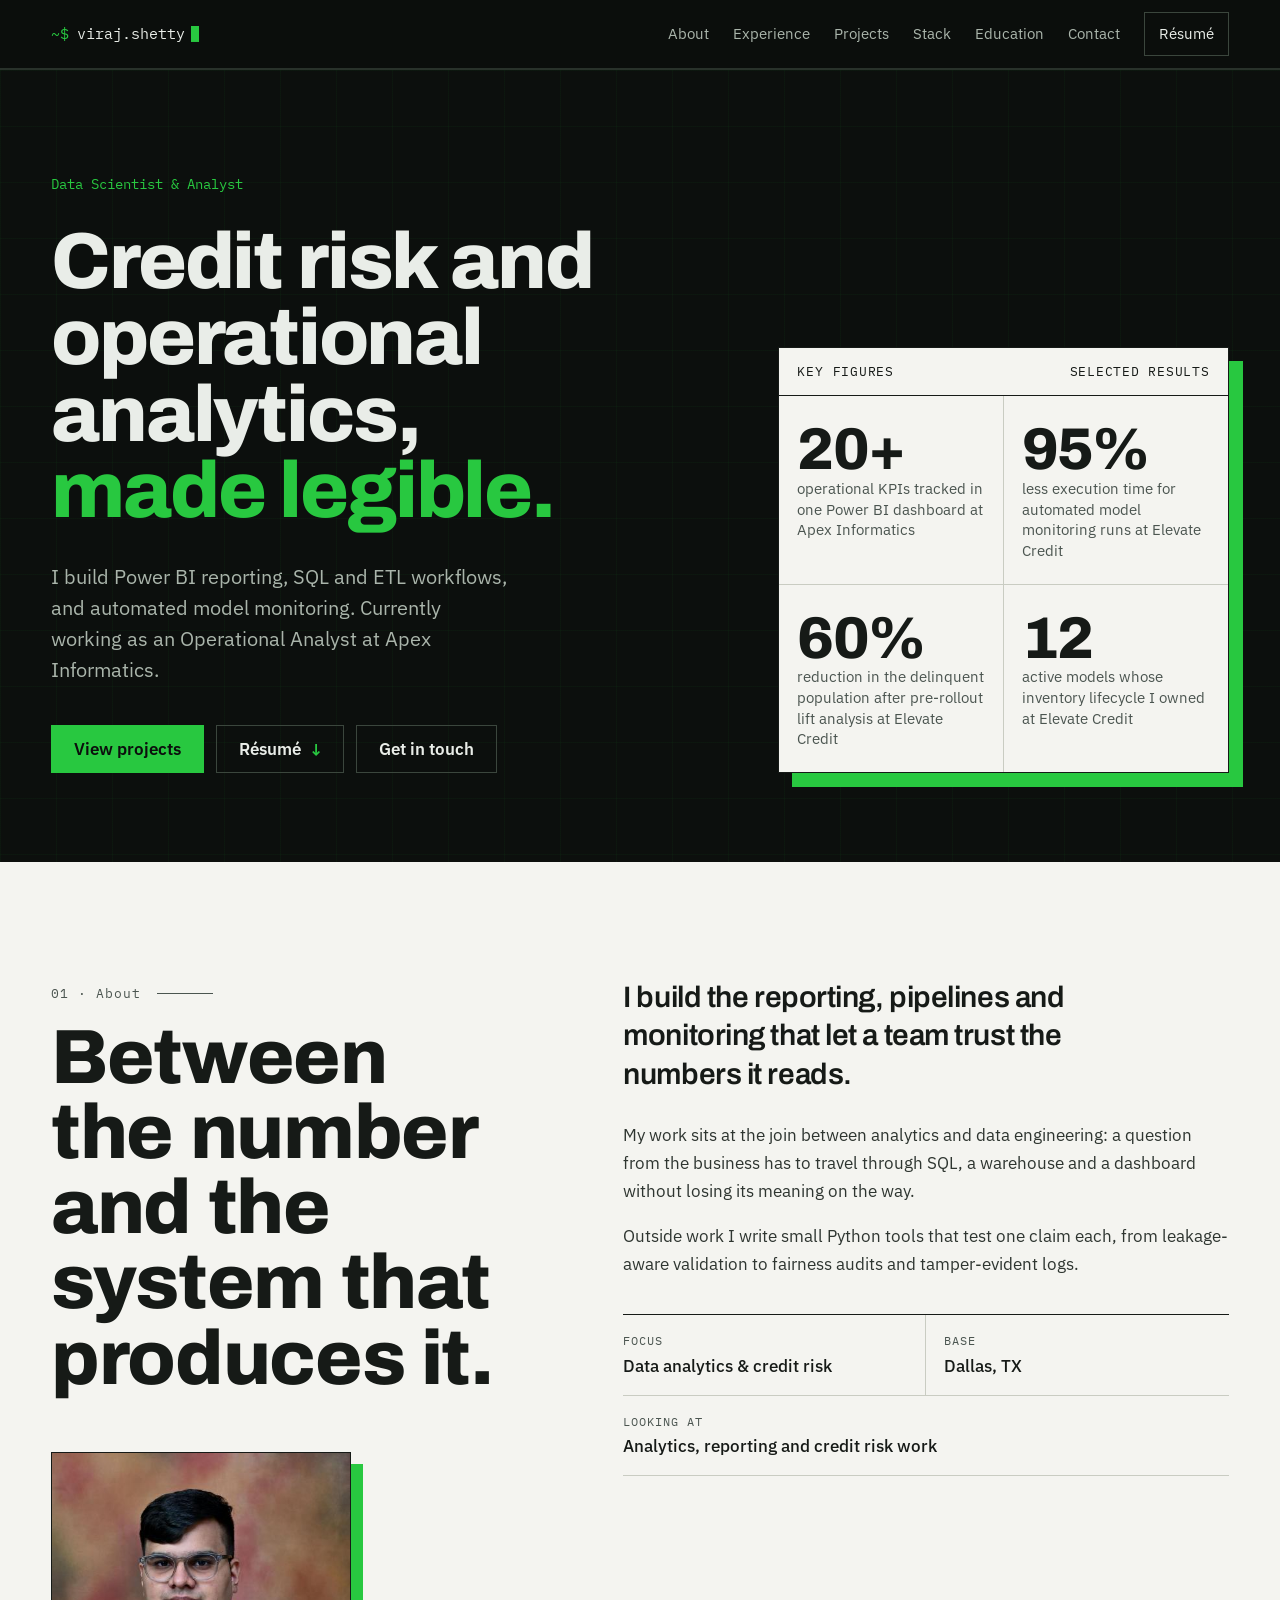
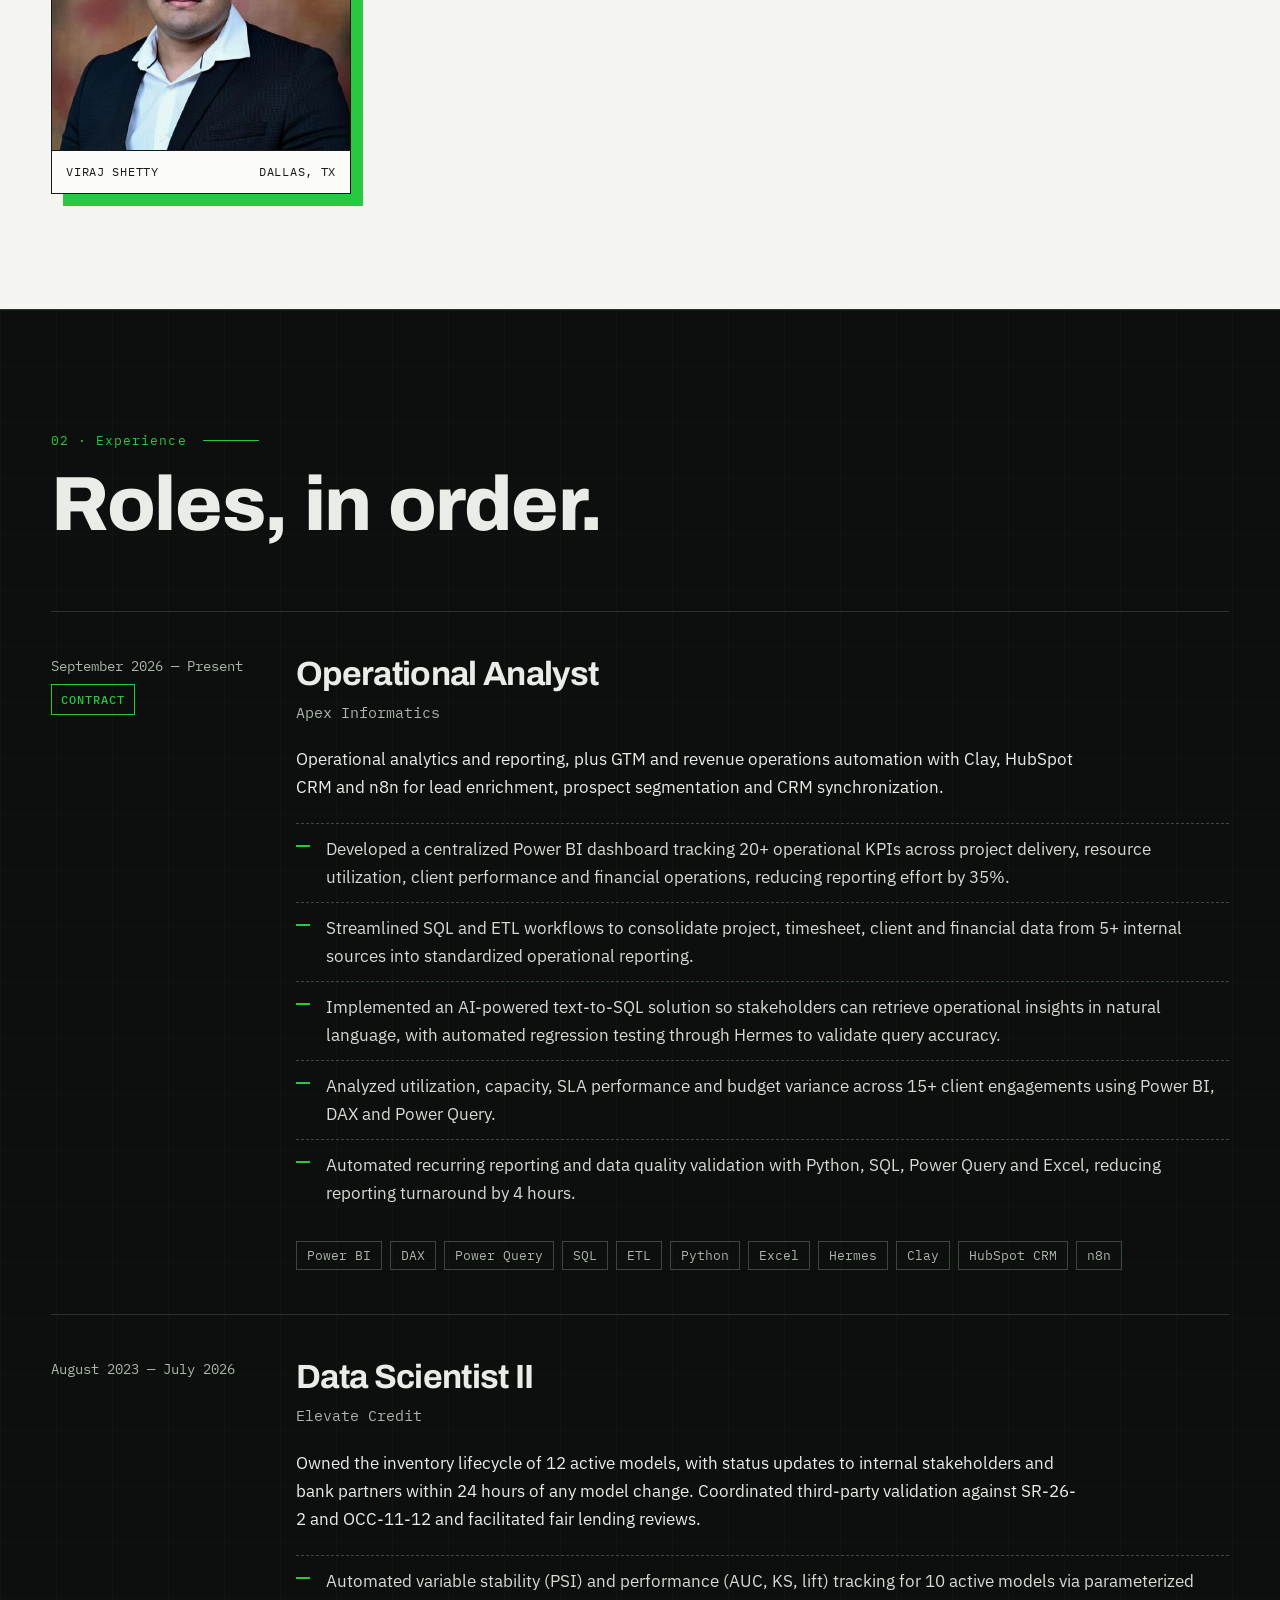
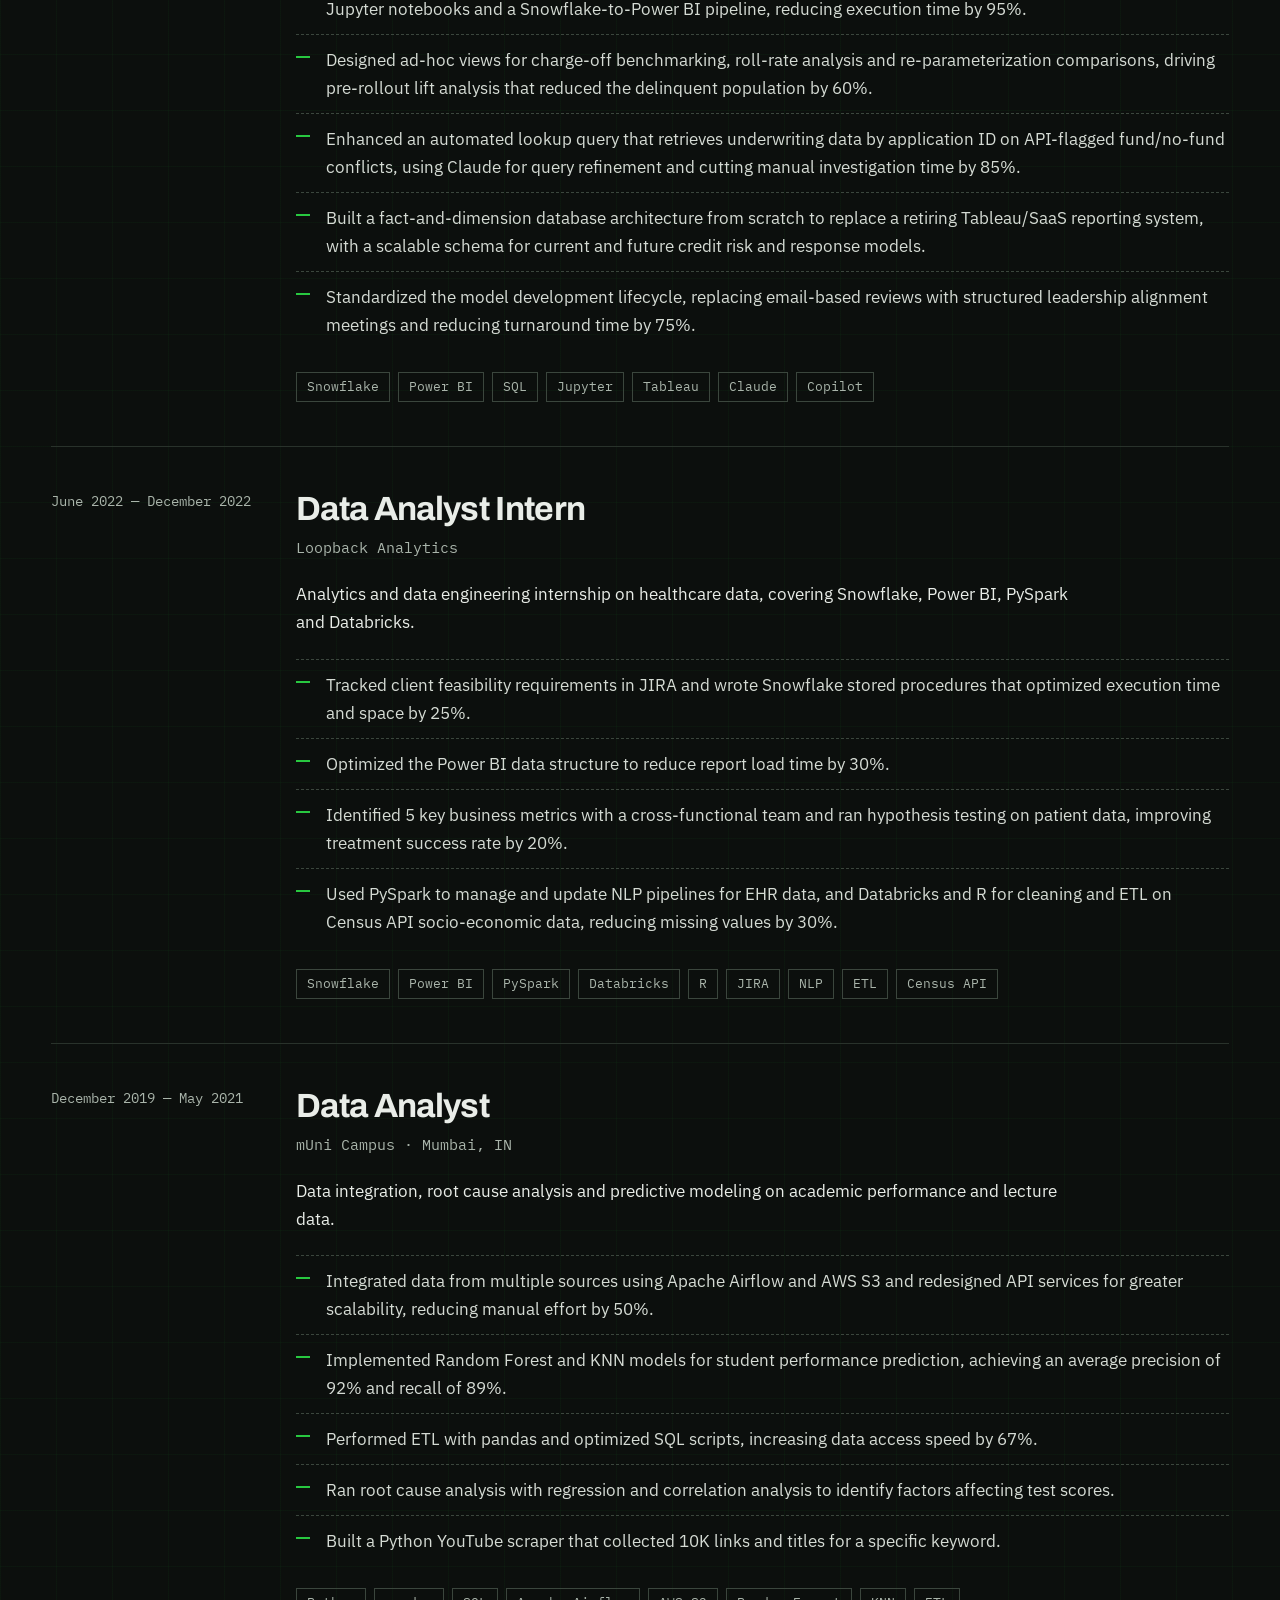
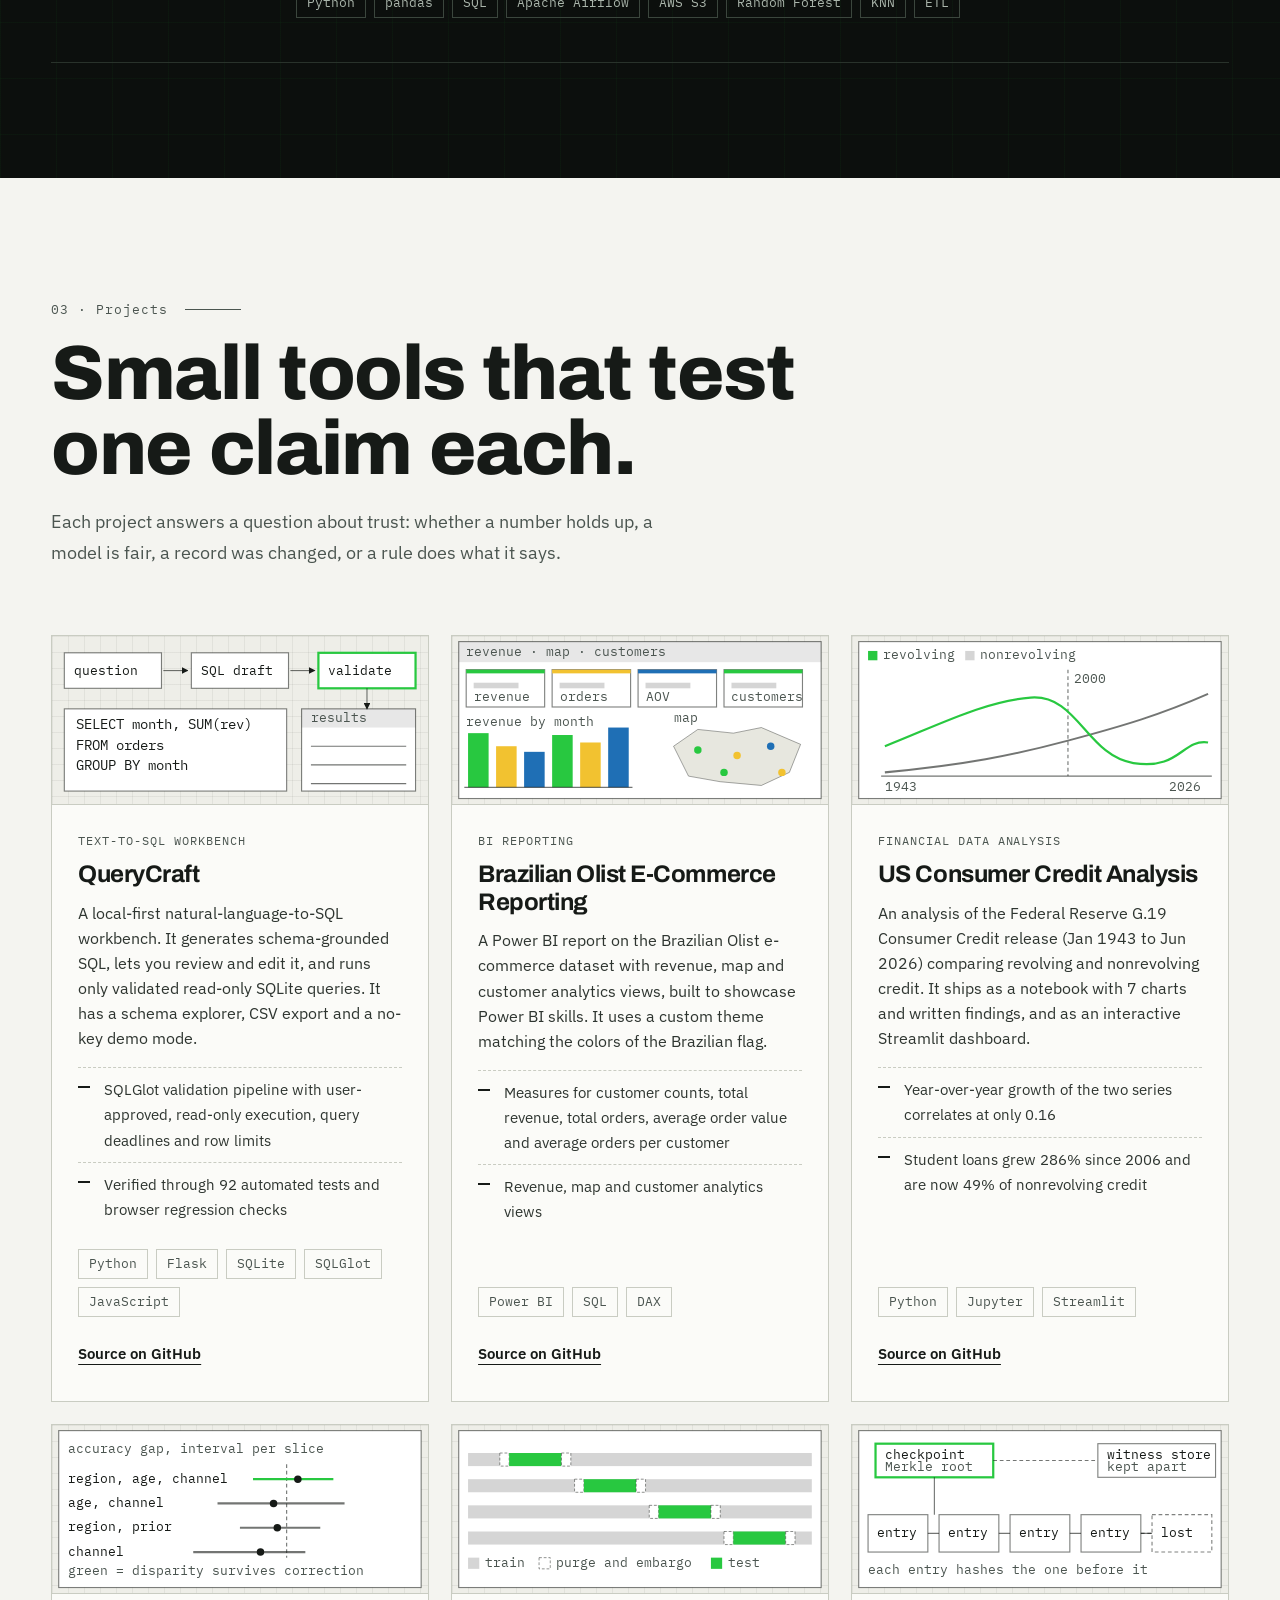
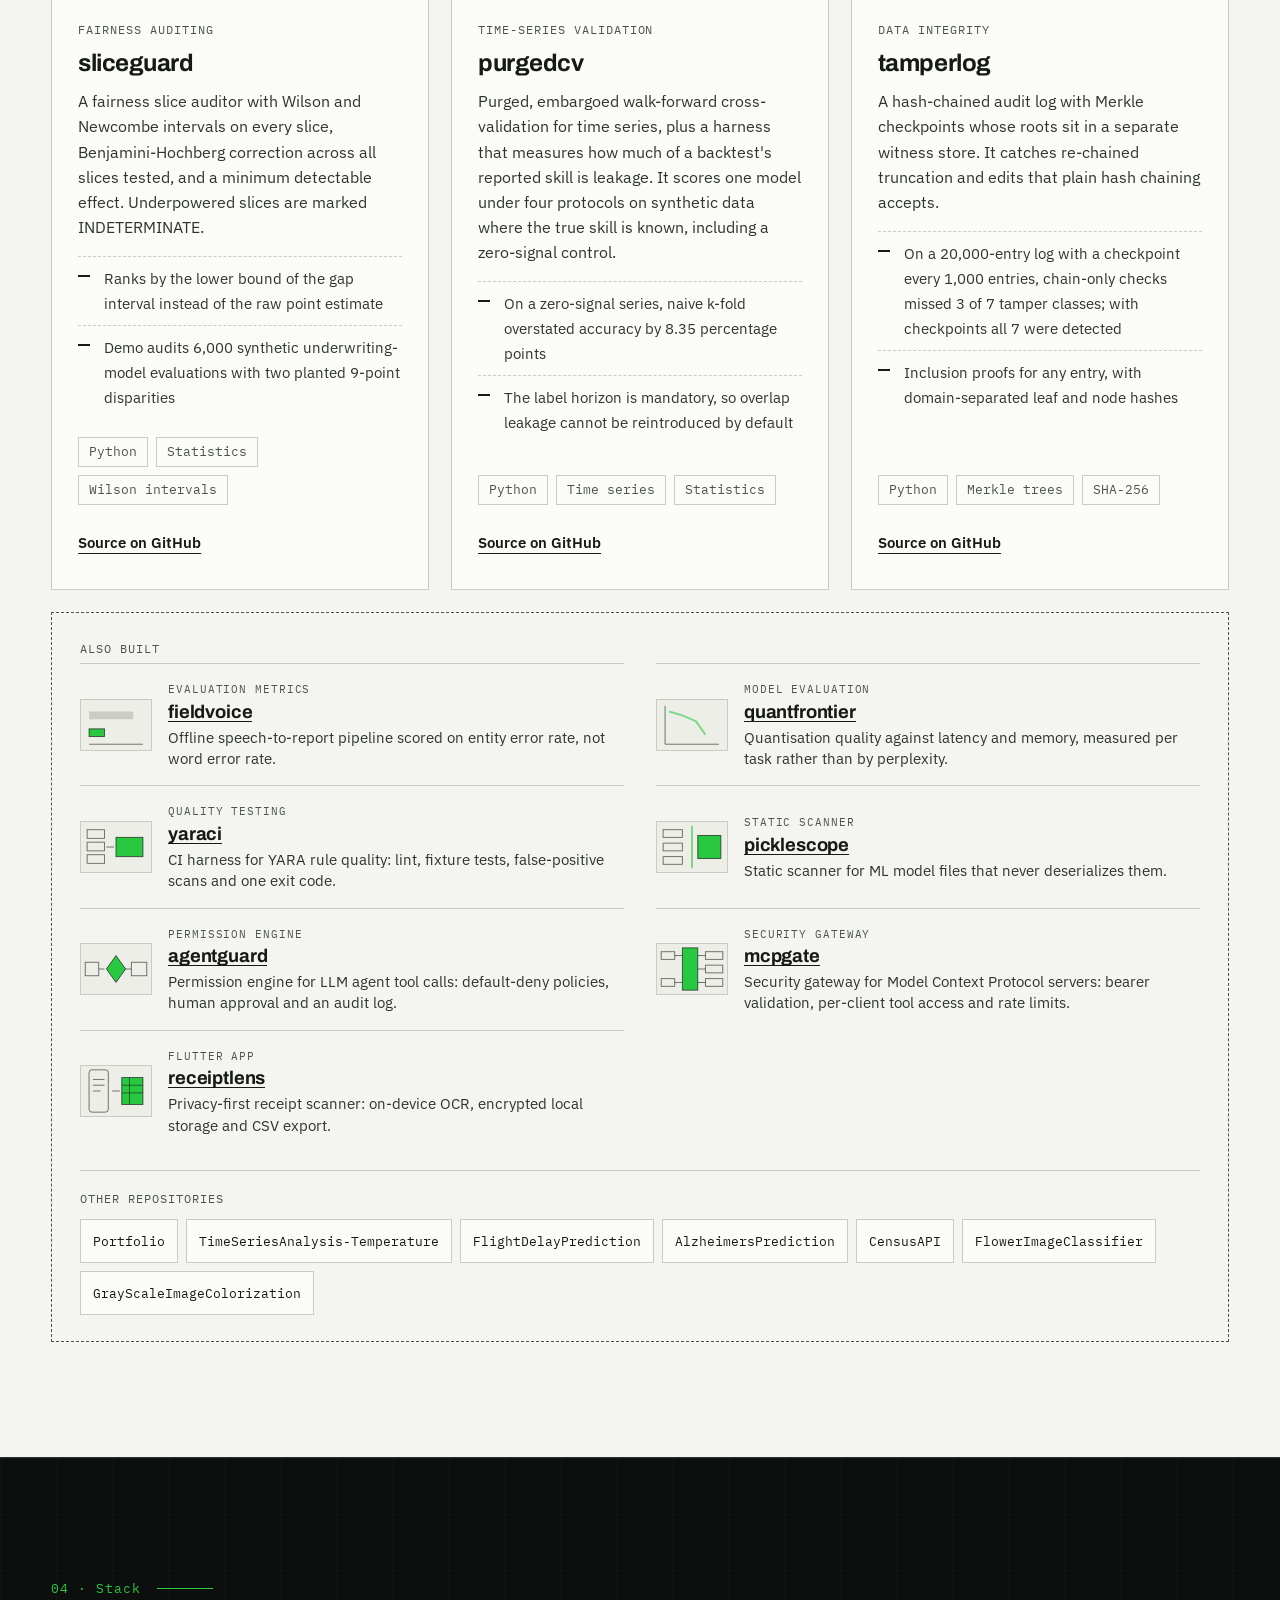
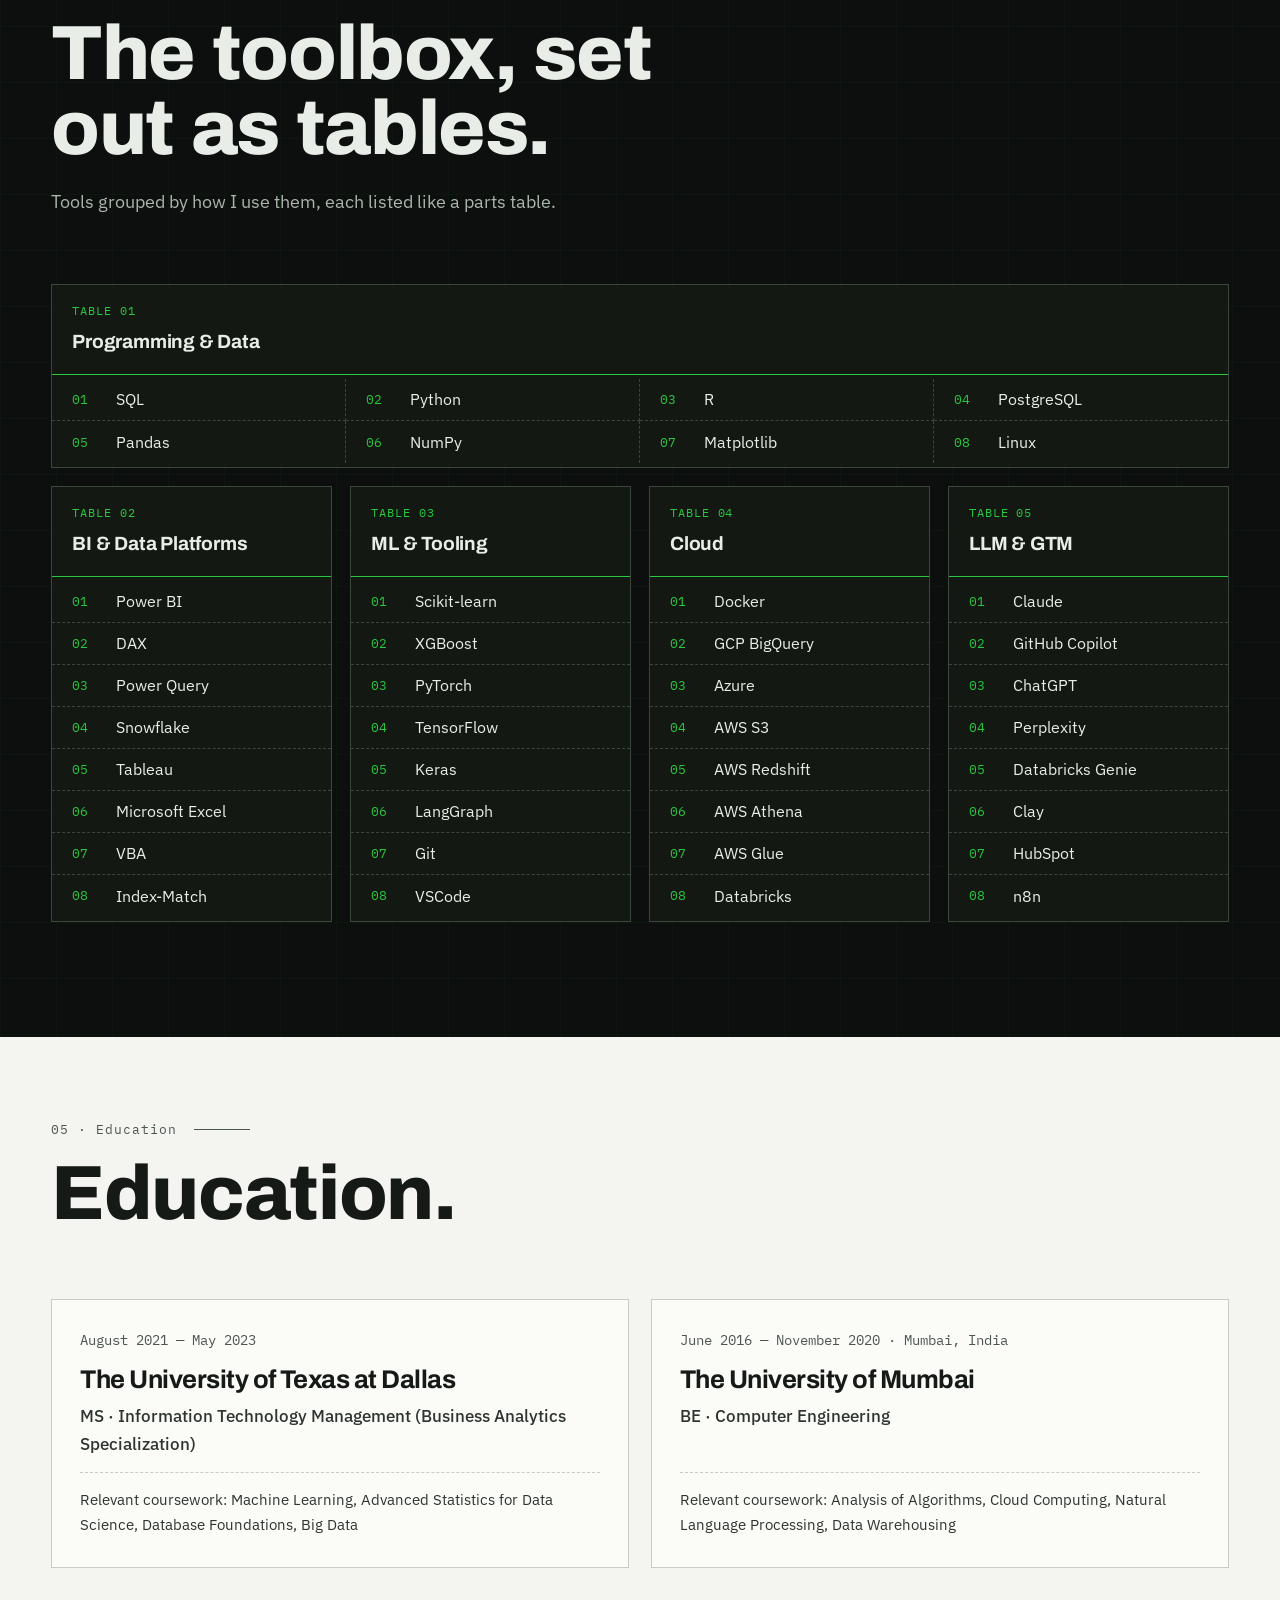
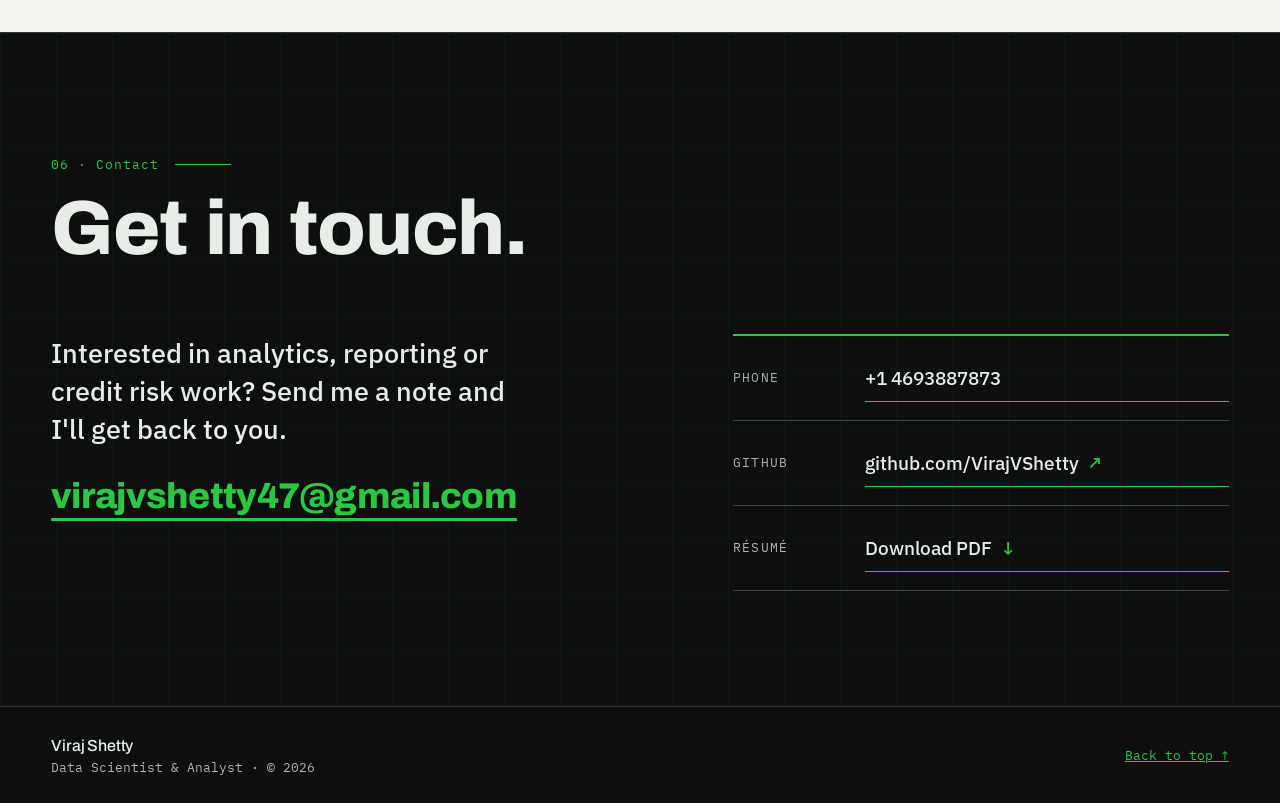
<file: index.html>
<!doctype html>
<html lang="en">
<head>
<meta charset="utf-8">
<meta name="viewport" content="width=device-width, initial-scale=1">
<title>Viraj Shetty | Data Scientist &amp; Analyst</title>
<meta name="description" content="Data scientist and analyst in Dallas, TX, specializing in Power BI reporting, SQL/ETL pipelines and credit risk model monitoring.">
<link rel="canonical" href="https://virajvshetty.github.io/">
<meta property="og:type" content="website">
<meta property="og:title" content="Viraj Shetty | Data Scientist &amp; Analyst">
<meta property="og:description" content="Data scientist and analyst in Dallas, TX, specializing in Power BI reporting, SQL/ETL pipelines and credit risk model monitoring.">
<meta property="og:url" content="https://virajvshetty.github.io/">
<meta property="og:image" content="https://virajvshetty.github.io/assets/images/social-card.png">
<meta name="twitter:card" content="summary_large_image">
<meta name="twitter:title" content="Viraj Shetty | Data Scientist &amp; Analyst">
<meta name="twitter:description" content="Data scientist and analyst in Dallas, TX, specializing in Power BI reporting, SQL/ETL pipelines and credit risk model monitoring.">
<meta name="twitter:image" content="https://virajvshetty.github.io/assets/images/social-card.png">
<link rel="icon" href="favicon.svg" type="image/svg+xml">
<link rel="apple-touch-icon" href="apple-touch-icon.png">
<link rel="preconnect" href="https://fonts.googleapis.com">
<link rel="preconnect" href="https://fonts.gstatic.com" crossorigin>
<link href="https://fonts.googleapis.com/css2?family=Archivo:wght@400..800&family=IBM+Plex+Mono:wght@400;500&family=IBM+Plex+Sans:wght@400;500;600&display=swap" rel="stylesheet">
<link rel="stylesheet" href="assets/site.css">
<script type="application/ld+json">
{
  "@context": "https://schema.org",
  "@type": "Person",
  "name": "Viraj Shetty",
  "jobTitle": "Data Scientist & Analyst",
  "url": "https://virajvshetty.github.io/",
  "email": "virajvshetty47@gmail.com",
  "sameAs": ["https://github.com/VirajVShetty"],
  "homeLocation": "Dallas, TX"
}
</script>
</head>
<body>
<a class="skip" href="#main">Skip to content</a>

<header class="top">
  <div class="wrap">
    <a class="brand" href="#top" aria-label="Viraj Shetty, back to top"><span class="prompt">~$</span>viraj.shetty</a>
    <nav class="nav" aria-label="Primary">
      <a href="#about">About</a>
      <a href="#experience">Experience</a>
      <a href="#projects">Projects</a>
      <a href="#stack">Stack</a>
      <a href="#education">Education</a>
      <a href="#contact">Contact</a>
      <a class="nav-cv" href="assets/files/viraj-shetty-resume.pdf" download>Résumé</a>
    </nav>
    <details class="menu">
      <summary>Menu</summary>
      <nav aria-label="Mobile">
        <a href="#about">About</a>
        <a href="#experience">Experience</a>
        <a href="#projects">Projects</a>
        <a href="#stack">Stack</a>
        <a href="#education">Education</a>
        <a href="#contact">Contact</a>
        <a href="assets/files/viraj-shetty-resume.pdf" download>Résumé (PDF)</a>
      </nav>
    </details>
  </div>
</header>

<main id="main">

<!-- HERO -->
<section class="hero sec sheet-bg" id="top" aria-labelledby="hero-title">
  <div class="wrap hero-grid">
    <div>
      <p class="kicker">Data Scientist &amp; Analyst</p>
      <h1 id="hero-title">Credit risk and operational analytics, <em>made legible.</em></h1>
      <p class="lede">I build Power BI reporting, SQL and ETL workflows, and automated model monitoring. Currently working as an Operational Analyst at Apex Informatics.</p>
      <div class="ctas">
        <a class="btn btn-primary" href="#projects">View projects</a>
        <a class="btn" href="assets/files/viraj-shetty-resume.pdf" download>Résumé <span class="arrow-down" aria-hidden="true">↓</span></a>
        <a class="btn" href="#contact">Get in touch</a>
      </div>
    </div>
    <aside class="sheet" aria-label="Key figures">
      <div class="sheet-bar"><span>Key figures</span><span>Selected results</span></div>
      <dl class="readouts">
        <div><dt class="val">20+</dt><dd class="lab">operational KPIs tracked in one Power BI dashboard at Apex Informatics</dd></div>
        <div><dt class="val">95%</dt><dd class="lab">less execution time for automated model monitoring runs at Elevate Credit</dd></div>
        <div><dt class="val">60%</dt><dd class="lab">reduction in the delinquent population after pre-rollout lift analysis at Elevate Credit</dd></div>
        <div><dt class="val">12</dt><dd class="lab">active models whose inventory lifecycle I owned at Elevate Credit</dd></div>
      </dl>
    </aside>
  </div>
</section>

<!-- ABOUT -->
<section class="sec paper" id="about" aria-labelledby="about-title">
  <div class="wrap about">
    <div class="sec-head">
      <p class="sec-no">01 · About</p>
      <h2 id="about-title">Between the number and the system that produces it.</h2>
      <figure class="portrait">
        <img src="assets/images/viraj-shetty.jpg" alt="Portrait of Viraj Shetty" width="460" height="460" loading="lazy" decoding="async">
        <figcaption><span>Viraj Shetty</span><span>Dallas, TX</span></figcaption>
      </figure>
    </div>
    <div class="about-copy">
      <p class="lead">I build the reporting, pipelines and monitoring that let a team trust the numbers it reads.</p>
      <p>My work sits at the join between analytics and data engineering: a question from the business has to travel through SQL, a warehouse and a dashboard without losing its meaning on the way.</p>
      <p>Outside work I write small Python tools that test one claim each, from leakage-aware validation to fairness audits and tamper-evident logs.</p>
      <dl class="facts">
        <div><dt>Focus</dt><dd>Data analytics &amp; credit risk</dd></div>
        <div><dt>Base</dt><dd>Dallas, TX</dd></div>
        <div class="wide"><dt>Looking at</dt><dd>Analytics, reporting and credit risk work</dd></div>
      </dl>
    </div>
  </div>
</section>

<!-- EXPERIENCE -->
<section class="sec sheet-bg" id="experience" aria-labelledby="exp-title">
  <div class="wrap">
    <div class="sec-head">
      <p class="sec-no">02 · Experience</p>
      <h2 id="exp-title">Roles, in order.</h2>
    </div>
    <ol class="timeline">
      <li class="role">
        <div class="role-side">
          <div class="role-meta">
            <p class="role-dates">September 2026 — Present</p>
            <span class="tag tag-quiet">Contract</span>
          </div>
        </div>
        <div>
          <h3>Operational Analyst</h3>
          <p class="org">Apex Informatics</p>
          <p class="role-desc">Operational analytics and reporting, plus GTM and revenue operations automation with Clay, HubSpot CRM and n8n for lead enrichment, prospect segmentation and CRM synchronization.</p>
          <ul class="hl">
            <li>Developed a centralized Power BI dashboard tracking 20+ operational KPIs across project delivery, resource utilization, client performance and financial operations, reducing reporting effort by 35%.</li>
            <li>Streamlined SQL and ETL workflows to consolidate project, timesheet, client and financial data from 5+ internal sources into standardized operational reporting.</li>
            <li>Implemented an AI-powered text-to-SQL solution so stakeholders can retrieve operational insights in natural language, with automated regression testing through Hermes to validate query accuracy.</li>
            <li>Analyzed utilization, capacity, SLA performance and budget variance across 15+ client engagements using Power BI, DAX and Power Query.</li>
            <li>Automated recurring reporting and data quality validation with Python, SQL, Power Query and Excel, reducing reporting turnaround by 4 hours.</li>
          </ul>
          <ul class="chips" aria-label="Technologies">
            <li>Power BI</li><li>DAX</li><li>Power Query</li><li>SQL</li><li>ETL</li><li>Python</li><li>Excel</li><li>Hermes</li><li>Clay</li><li>HubSpot CRM</li><li>n8n</li>
          </ul>
        </div>
      </li>
      <li class="role">
        <div class="role-side">
          <div class="role-meta">
            <p class="role-dates">August 2023 — July 2026</p>
          </div>
        </div>
        <div>
          <h3>Data Scientist II</h3>
          <p class="org">Elevate Credit</p>
          <p class="role-desc">Owned the inventory lifecycle of 12 active models, with status updates to internal stakeholders and bank partners within 24 hours of any model change. Coordinated third-party validation against SR-26-2 and OCC-11-12 and facilitated fair lending reviews.</p>
          <ul class="hl">
            <li>Automated variable stability (PSI) and performance (AUC, KS, lift) tracking for 10 active models via parameterized Jupyter notebooks and a Snowflake-to-Power BI pipeline, reducing execution time by 95%.</li>
            <li>Designed ad-hoc views for charge-off benchmarking, roll-rate analysis and re-parameterization comparisons, driving pre-rollout lift analysis that reduced the delinquent population by 60%.</li>
            <li>Enhanced an automated lookup query that retrieves underwriting data by application ID on API-flagged fund/no-fund conflicts, using Claude for query refinement and cutting manual investigation time by 85%.</li>
            <li>Built a fact-and-dimension database architecture from scratch to replace a retiring Tableau/SaaS reporting system, with a scalable schema for current and future credit risk and response models.</li>
            <li>Standardized the model development lifecycle, replacing email-based reviews with structured leadership alignment meetings and reducing turnaround time by 75%.</li>
          </ul>
          <ul class="chips" aria-label="Technologies">
            <li>Snowflake</li><li>Power BI</li><li>SQL</li><li>Jupyter</li><li>Tableau</li><li>Claude</li><li>Copilot</li>
          </ul>
        </div>
      </li>
      <li class="role">
        <div class="role-side">
          <div class="role-meta">
            <p class="role-dates">June 2022 — December 2022</p>
          </div>
        </div>
        <div>
          <h3>Data Analyst Intern</h3>
          <p class="org">Loopback Analytics</p>
          <p class="role-desc">Analytics and data engineering internship on healthcare data, covering Snowflake, Power BI, PySpark and Databricks.</p>
          <ul class="hl">
            <li>Tracked client feasibility requirements in JIRA and wrote Snowflake stored procedures that optimized execution time and space by 25%.</li>
            <li>Optimized the Power BI data structure to reduce report load time by 30%.</li>
            <li>Identified 5 key business metrics with a cross-functional team and ran hypothesis testing on patient data, improving treatment success rate by 20%.</li>
            <li>Used PySpark to manage and update NLP pipelines for EHR data, and Databricks and R for cleaning and ETL on Census API socio-economic data, reducing missing values by 30%.</li>
          </ul>
          <ul class="chips" aria-label="Technologies">
            <li>Snowflake</li><li>Power BI</li><li>PySpark</li><li>Databricks</li><li>R</li><li>JIRA</li><li>NLP</li><li>ETL</li><li>Census API</li>
          </ul>
        </div>
      </li>
      <li class="role">
        <div class="role-side">
          <div class="role-meta">
            <p class="role-dates">December 2019 — May 2021</p>
          </div>
        </div>
        <div>
          <h3>Data Analyst</h3>
          <p class="org">mUni Campus · Mumbai, IN</p>
          <p class="role-desc">Data integration, root cause analysis and predictive modeling on academic performance and lecture data.</p>
          <ul class="hl">
            <li>Integrated data from multiple sources using Apache Airflow and AWS S3 and redesigned API services for greater scalability, reducing manual effort by 50%.</li>
            <li>Implemented Random Forest and KNN models for student performance prediction, achieving an average precision of 92% and recall of 89%.</li>
            <li>Performed ETL with pandas and optimized SQL scripts, increasing data access speed by 67%.</li>
            <li>Ran root cause analysis with regression and correlation analysis to identify factors affecting test scores.</li>
            <li>Built a Python YouTube scraper that collected 10K links and titles for a specific keyword.</li>
          </ul>
          <ul class="chips" aria-label="Technologies">
            <li>Python</li><li>pandas</li><li>SQL</li><li>Apache Airflow</li><li>AWS S3</li><li>Random Forest</li><li>KNN</li><li>ETL</li>
          </ul>
        </div>
      </li>
    </ol>
  </div>
</section>

<!-- PROJECTS -->
<section class="sec paper" id="projects" aria-labelledby="proj-title">
  <div class="wrap">
    <div class="sec-head">
      <p class="sec-no">03 · Projects</p>
      <h2 id="proj-title">Small tools that test one claim each.</h2>
      <p class="sec-intro">Each project answers a question about trust: whether a number holds up, a model is fair, a record was changed, or a rule does what it says.</p>
    </div>

    <div class="proj-grid">

      <article class="proj" aria-labelledby="p-querycraft">
        <figure class="fig">
          <svg viewBox="0 0 400 180" role="img" aria-labelledby="f-querycraft">
            <title id="f-querycraft">QueryCraft: a question becomes SQL, is validated, then runs read-only</title>
            <defs><marker id="m-qc" viewBox="0 0 8 8" refX="7" refY="4" markerWidth="6" markerHeight="6" orient="auto"><path d="M0 0L8 4L0 8z" fill="#161a17"/></marker></defs>
            <rect class="bx" x="12" y="18" width="104" height="38"/><text class="lb" x="22" y="42">question</text>
            <rect class="bx" x="148" y="18" width="104" height="38"/><text class="lb" x="158" y="42">SQL draft</text>
            <rect class="bx ac" x="284" y="18" width="104" height="38"/><text class="lb" x="294" y="42">validate</text>
            <path class="wr" d="M118 37H144" marker-end="url(#m-qc)"/>
            <path class="wr" d="M254 37H280" marker-end="url(#m-qc)"/>
            <rect class="bx" x="12" y="78" width="238" height="88"/>
            <text x="24" y="100">SELECT month, SUM(rev)</text>
            <text x="24" y="122">FROM orders</text>
            <text x="24" y="144">GROUP BY month</text>
            <rect class="bx" x="266" y="78" width="122" height="88"/>
            <rect class="bg" x="266" y="78" width="122" height="20"/>
            <text class="sm" x="276" y="92">results</text>
            <path class="wr" d="M276 118H378M276 138H378M276 158H378"/>
            <path class="wr" d="M336 56V78" marker-end="url(#m-qc)"/>
          </svg>
        </figure>
        <div class="proj-body">
          <p class="cat">Text-to-SQL workbench</p>
          <h3 id="p-querycraft">QueryCraft</h3>
          <p class="proj-desc">A local-first natural-language-to-SQL workbench. It generates schema-grounded SQL, lets you review and edit it, and runs only validated read-only SQLite queries. It has a schema explorer, CSV export and a no-key demo mode.</p>
          <ul class="hl">
            <li>SQLGlot validation pipeline with user-approved, read-only execution, query deadlines and row limits</li>
            <li>Verified through 92 automated tests and browser regression checks</li>
          </ul>
          <div class="proj-foot">
            <ul class="chips" aria-label="Technologies"><li>Python</li><li>Flask</li><li>SQLite</li><li>SQLGlot</li><li>JavaScript</li></ul>
            <p class="links"><a href="https://github.com/VirajVShetty/QueryCraft">Source on GitHub</a></p>
          </div>
        </div>
      </article>

      <article class="proj" aria-labelledby="p-olist">
        <figure class="fig">
          <svg viewBox="0 0 400 180" role="img" aria-labelledby="f-olist">
            <title id="f-olist">Olist sales report: KPI tiles, a monthly bar chart and a map, in Brazilian flag colours</title>
            <rect class="bx" x="6" y="6" width="388" height="168"/>
            <rect class="bg" x="6" y="6" width="388" height="22"/>
            <text class="sm" x="14" y="21">revenue · map · customers</text>
            <g>
              <rect class="bx" x="14" y="36" width="84" height="40"/><rect x="14" y="36" width="84" height="4" fill="#28c840"/>
              <rect class="tk" x="22" y="50" width="48" height="6"/><text class="sm" x="22" y="70">revenue</text>
              <rect class="bx" x="106" y="36" width="84" height="40"/><rect x="106" y="36" width="84" height="4" fill="#f2c230"/>
              <rect class="tk" x="114" y="50" width="48" height="6"/><text class="sm" x="114" y="70">orders</text>
              <rect class="bx" x="198" y="36" width="84" height="40"/><rect x="198" y="36" width="84" height="4" fill="#1f6fb5"/>
              <rect class="tk" x="206" y="50" width="48" height="6"/><text class="sm" x="206" y="70">AOV</text>
              <rect class="bx" x="290" y="36" width="84" height="40"/><rect x="290" y="36" width="84" height="4" fill="#28c840"/>
              <rect class="tk" x="298" y="50" width="48" height="6"/><text class="sm" x="298" y="70">customers</text>
            </g>
            <text class="sm" x="14" y="96">revenue by month</text>
            <rect x="16" y="104" width="22" height="58" fill="#28c840"/>
            <rect x="46" y="118" width="22" height="44" fill="#f2c230"/>
            <rect x="76" y="124" width="22" height="38" fill="#1f6fb5"/>
            <rect x="106" y="106" width="22" height="56" fill="#28c840"/>
            <rect x="136" y="114" width="22" height="48" fill="#f2c230"/>
            <rect x="166" y="98" width="22" height="64" fill="#1f6fb5"/>
            <path class="wr" d="M12 162H192"/>
            <text class="sm" x="236" y="92">map</text>
            <path d="M236 118L262 100L300 104L330 98L372 116L360 146L330 160L286 156L252 150Z" fill="#e7e7df" stroke="#161a17" stroke-opacity=".4"/>
            <circle cx="262" cy="122" r="4" fill="#28c840"/><circle cx="304" cy="128" r="4" fill="#f2c230"/>
            <circle cx="340" cy="118" r="4" fill="#1f6fb5"/><circle cx="290" cy="146" r="4" fill="#28c840"/>
            <circle cx="352" cy="146" r="4" fill="#f2c230"/>
          </svg>
        </figure>
        <div class="proj-body">
          <p class="cat">BI reporting</p>
          <h3 id="p-olist">Brazilian Olist E-Commerce Reporting</h3>
          <p class="proj-desc">A Power BI report on the Brazilian Olist e-commerce dataset with revenue, map and customer analytics views, built to showcase Power BI skills. It uses a custom theme matching the colors of the Brazilian flag.</p>
          <ul class="hl">
            <li>Measures for customer counts, total revenue, total orders, average order value and average orders per customer</li>
            <li>Revenue, map and customer analytics views</li>
          </ul>
          <div class="proj-foot">
            <ul class="chips" aria-label="Technologies"><li>Power BI</li><li>SQL</li><li>DAX</li></ul>
            <p class="links"><a href="https://github.com/VirajVShetty/BrazilianOlistReporting">Source on GitHub</a></p>
          </div>
        </div>
      </article>

      <article class="proj" aria-labelledby="p-credit">
        <figure class="fig">
          <svg viewBox="0 0 400 180" role="img" aria-labelledby="f-credit">
            <title id="f-credit">Two credit series over time: revolving and nonrevolving balances diverge</title>
            <rect class="bx" x="6" y="6" width="388" height="168"/>
            <rect class="gf" x="16" y="16" width="10" height="10"/><text class="sm" x="32" y="25">revolving</text>
            <rect class="tk" x="120" y="16" width="10" height="10"/><text class="sm" x="136" y="25">nonrevolving</text>
            <path class="wr" d="M30 150H384"/>
            <path class="wr dash" d="M230 36V150"/>
            <text class="sm" x="236" y="50">2000</text>
            <path class="wr" style="stroke-width:2.2" d="M34 146C120 138 170 128 230 112S330 84 380 62"/>
            <path class="gr" d="M34 118C90 96 140 70 190 66S250 128 300 136S352 110 380 114"/>
            <text class="sm" x="34" y="166">1943</text>
            <text class="sm" x="338" y="166">2026</text>
          </svg>
        </figure>
        <div class="proj-body">
          <p class="cat">Financial data analysis</p>
          <h3 id="p-credit">US Consumer Credit Analysis</h3>
          <p class="proj-desc">An analysis of the Federal Reserve G.19 Consumer Credit release (Jan 1943 to Jun 2026) comparing revolving and nonrevolving credit. It ships as a notebook with 7 charts and written findings, and as an interactive Streamlit dashboard.</p>
          <ul class="hl">
            <li>Year-over-year growth of the two series correlates at only 0.16</li>
            <li>Student loans grew 286% since 2006 and are now 49% of nonrevolving credit</li>
          </ul>
          <div class="proj-foot">
            <ul class="chips" aria-label="Technologies"><li>Python</li><li>Jupyter</li><li>Streamlit</li></ul>
            <p class="links"><a href="https://github.com/VirajVShetty/FinancialDataAnalytics">Source on GitHub</a></p>
          </div>
        </div>
      </article>

      <article class="proj" aria-labelledby="p-sliceguard">
        <figure class="fig">
          <svg viewBox="0 0 400 180" role="img" aria-labelledby="f-sliceguard">
            <title id="f-sliceguard">Forest plot of slice gaps: one interval clears zero, the rest stay indeterminate</title>
            <rect class="bx" x="6" y="6" width="388" height="168"/>
            <text class="sm" x="16" y="30">accuracy gap, interval per slice</text>
            <path class="wr dash" d="M250 42V142"/>
            <text class="lb" x="16" y="62">region, age, channel</text>
            <text class="lb" x="16" y="88">age, channel</text>
            <text class="lb" x="16" y="114">region, prior</text>
            <text class="lb" x="16" y="140">channel</text>
            <path class="gr" d="M214 58H300"/><circle cx="262" cy="58" r="4" fill="#161a17"/>
            <path class="wr" style="stroke-width:2.4" d="M176 84H312"/><circle cx="236" cy="84" r="4" fill="#161a17"/>
            <path class="wr" style="stroke-width:2.4" d="M200 110H286"/><circle cx="240" cy="110" r="4" fill="#161a17"/>
            <path class="wr" style="stroke-width:2.4" d="M150 136H270"/><circle cx="222" cy="136" r="4" fill="#161a17"/>
            <text class="sm" x="16" y="161">green = disparity survives correction</text>
          </svg>
        </figure>
        <div class="proj-body">
          <p class="cat">Fairness auditing</p>
          <h3 id="p-sliceguard">sliceguard</h3>
          <p class="proj-desc">A fairness slice auditor with Wilson and Newcombe intervals on every slice, Benjamini-Hochberg correction across all slices tested, and a minimum detectable effect. Underpowered slices are marked INDETERMINATE.</p>
          <ul class="hl">
            <li>Ranks by the lower bound of the gap interval instead of the raw point estimate</li>
            <li>Demo audits 6,000 synthetic underwriting-model evaluations with two planted 9-point disparities</li>
          </ul>
          <div class="proj-foot">
            <ul class="chips" aria-label="Technologies"><li>Python</li><li>Statistics</li><li>Wilson intervals</li></ul>
            <p class="links"><a href="https://github.com/VirajVShetty/sliceguard">Source on GitHub</a></p>
          </div>
        </div>
      </article>

      <article class="proj" aria-labelledby="p-purgedcv">
        <figure class="fig">
          <svg viewBox="0 0 400 180" role="img" aria-labelledby="f-purgedcv">
            <title id="f-purgedcv">Walk-forward folds with a purge gap and embargo around each test block</title>
            <rect class="bx" x="6" y="6" width="388" height="168"/>
            <g>
              <rect class="tk" x="16" y="30" width="368" height="14"/>
              <rect class="pu" x="50" y="30" width="10" height="14"/><rect class="gf" x="60" y="30" width="56" height="14"/><rect class="pu" x="116" y="30" width="10" height="14"/>
              <rect class="tk" x="16" y="58" width="368" height="14"/>
              <rect class="pu" x="130" y="58" width="10" height="14"/><rect class="gf" x="140" y="58" width="56" height="14"/><rect class="pu" x="196" y="58" width="10" height="14"/>
              <rect class="tk" x="16" y="86" width="368" height="14"/>
              <rect class="pu" x="210" y="86" width="10" height="14"/><rect class="gf" x="220" y="86" width="56" height="14"/><rect class="pu" x="276" y="86" width="10" height="14"/>
              <rect class="tk" x="16" y="114" width="368" height="14"/>
              <rect class="pu" x="290" y="114" width="10" height="14"/><rect class="gf" x="300" y="114" width="56" height="14"/><rect class="pu" x="356" y="114" width="10" height="14"/>
            </g>
            <rect class="tk" x="16" y="142" width="12" height="12"/><text class="sm" x="34" y="152">train</text>
            <rect class="pu" x="92" y="142" width="12" height="12"/><text class="sm" x="110" y="152">purge and embargo</text>
            <rect class="gf" x="276" y="142" width="12" height="12"/><text class="sm" x="294" y="152">test</text>
          </svg>
        </figure>
        <div class="proj-body">
          <p class="cat">Time-series validation</p>
          <h3 id="p-purgedcv">purgedcv</h3>
          <p class="proj-desc">Purged, embargoed walk-forward cross-validation for time series, plus a harness that measures how much of a backtest's reported skill is leakage. It scores one model under four protocols on synthetic data where the true skill is known, including a zero-signal control.</p>
          <ul class="hl">
            <li>On a zero-signal series, naive k-fold overstated accuracy by 8.35 percentage points</li>
            <li>The label horizon is mandatory, so overlap leakage cannot be reintroduced by default</li>
          </ul>
          <div class="proj-foot">
            <ul class="chips" aria-label="Technologies"><li>Python</li><li>Time series</li><li>Statistics</li></ul>
            <p class="links"><a href="https://github.com/VirajVShetty/purgedcv">Source on GitHub</a></p>
          </div>
        </div>
      </article>

      <article class="proj" aria-labelledby="p-tamperlog">
        <figure class="fig">
          <svg viewBox="0 0 400 180" role="img" aria-labelledby="f-tamperlog">
            <title id="f-tamperlog">Hash-chained log with a checkpoint held in a separate witness store, and a truncated tail</title>
            <rect class="bx" x="6" y="6" width="388" height="168"/>
            <rect class="bx ac" x="24" y="20" width="126" height="36"/>
            <text class="lb" x="34" y="36">checkpoint</text><text class="sm" x="34" y="49">Merkle root</text>
            <rect class="bx" x="262" y="20" width="126" height="36"/>
            <text class="lb" x="272" y="36">witness store</text><text class="sm" x="272" y="49">kept apart</text>
            <path class="wr dash" d="M150 38H262"/>
            <path class="wr" d="M87 56V96"/>
            <rect class="bx" x="16" y="96" width="64" height="40"/><text class="lb" x="26" y="120">entry</text>
            <rect class="bx" x="92" y="96" width="64" height="40"/><text class="lb" x="102" y="120">entry</text>
            <rect class="bx" x="168" y="96" width="64" height="40"/><text class="lb" x="178" y="120">entry</text>
            <rect class="bx" x="244" y="96" width="64" height="40"/><text class="lb" x="254" y="120">entry</text>
            <rect class="bx dash" x="320" y="96" width="64" height="40" fill="none"/><text class="lb" x="330" y="120">lost</text>
            <path class="wr" d="M80 116H92M156 116H168M232 116H244M308 116H320" />
            <path class="wr dash" d="M308 116H320"/>
            <text class="sm" x="16" y="160">each entry hashes the one before it</text>
          </svg>
        </figure>
        <div class="proj-body">
          <p class="cat">Data integrity</p>
          <h3 id="p-tamperlog">tamperlog</h3>
          <p class="proj-desc">A hash-chained audit log with Merkle checkpoints whose roots sit in a separate witness store. It catches re-chained truncation and edits that plain hash chaining accepts.</p>
          <ul class="hl">
            <li>On a 20,000-entry log with a checkpoint every 1,000 entries, chain-only checks missed 3 of 7 tamper classes; with checkpoints all 7 were detected</li>
            <li>Inclusion proofs for any entry, with domain-separated leaf and node hashes</li>
          </ul>
          <div class="proj-foot">
            <ul class="chips" aria-label="Technologies"><li>Python</li><li>Merkle trees</li><li>SHA-256</li></ul>
            <p class="links"><a href="https://github.com/VirajVShetty/tamperlog">Source on GitHub</a></p>
          </div>
        </div>
      </article>

      <div class="more-block">
        <p class="cat">Also built</p>
        <ul class="more-list">
          <li>
            <svg class="mini" viewBox="0 0 72 52" aria-hidden="true" focusable="false"><rect class="k" x="8" y="12" width="46" height="8"/><rect class="p" x="8" y="30" width="16" height="8"/><path d="M8 46H64"/></svg>
            <div><p class="cat">Evaluation metrics</p><h4><a href="https://github.com/VirajVShetty/fieldvoice">fieldvoice</a></h4><p>Offline speech-to-report pipeline scored on entity error rate, not word error rate.</p></div>
          </li>
          <li>
            <svg class="mini" viewBox="0 0 72 52" aria-hidden="true" focusable="false"><path d="M8 6V46H64"/><path class="ln" d="M12 12L26 16L40 22L50 36"/></svg>
            <div><p class="cat">Model evaluation</p><h4><a href="https://github.com/VirajVShetty/quantfrontier">quantfrontier</a></h4><p>Quantisation quality against latency and memory, measured per task rather than by perplexity.</p></div>
          </li>
          <li>
            <svg class="mini" viewBox="0 0 72 52" aria-hidden="true" focusable="false"><rect x="6" y="8" width="18" height="9"/><rect x="6" y="21" width="18" height="9"/><rect x="6" y="34" width="18" height="9"/><path d="M26 26H34"/><rect class="p" x="36" y="16" width="28" height="20"/></svg>
            <div><p class="cat">Quality testing</p><h4><a href="https://github.com/VirajVShetty/yaraci">yaraci</a></h4><p>CI harness for YARA rule quality: lint, fixture tests, false-positive scans and one exit code.</p></div>
          </li>
          <li>
            <svg class="mini" viewBox="0 0 72 52" aria-hidden="true" focusable="false"><rect x="6" y="8" width="20" height="8"/><rect x="6" y="22" width="20" height="8"/><rect x="6" y="36" width="20" height="8"/><path class="ln" d="M36 4V48"/><rect class="p" x="42" y="14" width="24" height="24"/></svg>
            <div><p class="cat">Static scanner</p><h4><a href="https://github.com/VirajVShetty/picklescope">picklescope</a></h4><p>Static scanner for ML model files that never deserializes them.</p></div>
          </li>
          <li>
            <svg class="mini" viewBox="0 0 72 52" aria-hidden="true" focusable="false"><rect x="4" y="19" width="14" height="14"/><path d="M18 26H24"/><polygon class="p" points="36,12 46,26 36,40 26,26"/><path d="M46 26H52"/><rect x="52" y="19" width="16" height="14"/></svg>
            <div><p class="cat">Permission engine</p><h4><a href="https://github.com/VirajVShetty/agentguard">agentguard</a></h4><p>Permission engine for LLM agent tool calls: default-deny policies, human approval and an audit log.</p></div>
          </li>
          <li>
            <svg class="mini" viewBox="0 0 72 52" aria-hidden="true" focusable="false"><rect x="4" y="8" width="14" height="8"/><rect x="4" y="36" width="14" height="8"/><rect class="p" x="26" y="4" width="16" height="44"/><rect x="50" y="8" width="18" height="8"/><rect x="50" y="22" width="18" height="8"/><rect x="50" y="36" width="18" height="8"/><path d="M18 12H26M18 40H26M42 12H50M42 26H50M42 40H50"/></svg>
            <div><p class="cat">Security gateway</p><h4><a href="https://github.com/VirajVShetty/mcpgate">mcpgate</a></h4><p>Security gateway for Model Context Protocol servers: bearer validation, per-client tool access and rate limits.</p></div>
          </li>
          <li>
            <svg class="mini" viewBox="0 0 72 52" aria-hidden="true" focusable="false"><rect x="8" y="4" width="20" height="44" rx="3"/><path d="M12 14H24M12 20H24M12 26H20"/><path d="M32 26H40"/><rect class="p" x="42" y="12" width="22" height="28"/><path d="M42 20H64M42 28H64M50 12V40"/></svg>
            <div><p class="cat">Flutter app</p><h4><a href="https://github.com/VirajVShetty/receiptlens">receiptlens</a></h4><p>Privacy-first receipt scanner: on-device OCR, encrypted local storage and CSV export.</p></div>
          </li>
        </ul>
        <div class="repos">
          <p class="cat">Other repositories</p>
          <ul>
            <li><a href="https://github.com/VirajVShetty/Portfolio">Portfolio</a></li>
            <li><a href="https://github.com/VirajVShetty/TimeSeriesAnalysis-Temperature">TimeSeriesAnalysis-Temperature</a></li>
            <li><a href="https://github.com/VirajVShetty/FlightDelayPrediction">FlightDelayPrediction</a></li>
            <li><a href="https://github.com/VirajVShetty/AlzheimersPrediction">AlzheimersPrediction</a></li>
            <li><a href="https://github.com/VirajVShetty/CensusAPI">CensusAPI</a></li>
            <li><a href="https://github.com/VirajVShetty/FlowerImageClassifier">FlowerImageClassifier</a></li>
            <li><a href="https://github.com/VirajVShetty/GrayScaleImageColorization">GrayScaleImageColorization</a></li>
          </ul>
        </div>
      </div>

    </div>
  </div>
</section>

<!-- STACK -->
<section class="sec sheet-bg" id="stack" aria-labelledby="stack-title">
  <div class="wrap">
    <div class="sec-head">
      <p class="sec-no">04 · Stack</p>
      <h2 id="stack-title">The toolbox, set out as tables.</h2>
      <p class="sec-intro">Tools grouped by how I use them, each listed like a parts table.</p>
    </div>
    <div class="parts">
      <section class="part wide" aria-labelledby="g1">
        <header><h3 id="g1">Programming &amp; Data</h3><small>table 01</small></header>
        <ol>
          <li><span>01</span>SQL</li><li><span>02</span>Python</li><li><span>03</span>R</li><li><span>04</span>PostgreSQL</li><li><span>05</span>Pandas</li><li><span>06</span>NumPy</li><li><span>07</span>Matplotlib</li><li><span>08</span>Linux</li>
        </ol>
      </section>
      <section class="part" aria-labelledby="g2">
        <header><h3 id="g2">BI &amp; Data Platforms</h3><small>table 02</small></header>
        <ol>
          <li><span>01</span>Power BI</li><li><span>02</span>DAX</li><li><span>03</span>Power Query</li><li><span>04</span>Snowflake</li><li><span>05</span>Tableau</li><li><span>06</span>Microsoft Excel</li><li><span>07</span>VBA</li><li><span>08</span>Index-Match</li>
        </ol>
      </section>
      <section class="part" aria-labelledby="g3">
        <header><h3 id="g3">ML &amp; Tooling</h3><small>table 03</small></header>
        <ol>
          <li><span>01</span>Scikit-learn</li><li><span>02</span>XGBoost</li><li><span>03</span>PyTorch</li><li><span>04</span>TensorFlow</li><li><span>05</span>Keras</li><li><span>06</span>LangGraph</li><li><span>07</span>Git</li><li><span>08</span>VSCode</li>
        </ol>
      </section>
      <section class="part" aria-labelledby="g4">
        <header><h3 id="g4">Cloud</h3><small>table 04</small></header>
        <ol>
          <li><span>01</span>Docker</li><li><span>02</span>GCP BigQuery</li><li><span>03</span>Azure</li><li><span>04</span>AWS S3</li><li><span>05</span>AWS Redshift</li><li><span>06</span>AWS Athena</li><li><span>07</span>AWS Glue</li><li><span>08</span>Databricks</li>
        </ol>
      </section>
      <section class="part" aria-labelledby="g5">
        <header><h3 id="g5">LLM &amp; GTM</h3><small>table 05</small></header>
        <ol>
          <li><span>01</span>Claude</li><li><span>02</span>GitHub Copilot</li><li><span>03</span>ChatGPT</li><li><span>04</span>Perplexity</li><li><span>05</span>Databricks Genie</li><li><span>06</span>Clay</li><li><span>07</span>HubSpot</li><li><span>08</span>n8n</li>
        </ol>
      </section>
    </div>
  </div>
</section>

<!-- EDUCATION -->
<section class="sec paper" id="education" aria-labelledby="edu-title">
  <div class="wrap">
    <div class="sec-head">
      <p class="sec-no">05 · Education</p>
      <h2 id="edu-title">Education.</h2>
    </div>
    <div class="edu">
      <article class="edu-card">
        <p class="role-dates">August 2021 — May 2023</p>
        <h3>The University of Texas at Dallas</h3>
        <p class="deg">MS · Information Technology Management (Business Analytics Specialization)</p>
        <p class="course">Relevant coursework: Machine Learning, Advanced Statistics for Data Science, Database Foundations, Big Data</p>
      </article>
      <article class="edu-card">
        <p class="role-dates">June 2016 — November 2020 · Mumbai, India</p>
        <h3>The University of Mumbai</h3>
        <p class="deg">BE · Computer Engineering</p>
        <p class="course">Relevant coursework: Analysis of Algorithms, Cloud Computing, Natural Language Processing, Data Warehousing</p>
      </article>
    </div>
  </div>
</section>

<!-- CONTACT -->
<section class="sec sheet-bg" id="contact" aria-labelledby="contact-title">
  <div class="wrap">
    <div class="sec-head">
      <p class="sec-no">06 · Contact</p>
      <h2 id="contact-title">Get in touch.</h2>
    </div>
    <div class="contact-grid">
      <div class="contact-main">
        <p class="contact-intro">Interested in analytics, reporting or credit risk work? Send me a note and I'll get back to you.</p>
        <p class="contact-email"><a href="mailto:virajvshetty47@gmail.com">virajvshetty47@gmail.com</a></p>
      </div>
      <ul class="contact-list">
        <li><span class="label">Phone</span><a href="tel:+14693887873">+1 4693887873</a></li>
        <li><span class="label">GitHub</span><a href="https://github.com/VirajVShetty">github.com/VirajVShetty<span class="arrow" aria-hidden="true">↗</span></a></li>
        <li><span class="label">Résumé</span><a href="assets/files/viraj-shetty-resume.pdf" download>Download PDF<span class="arrow" aria-hidden="true">↓</span></a></li>
      </ul>
    </div>
  </div>
</section>

</main>

<footer class="foot">
  <div class="wrap">
    <div><strong>Viraj Shetty</strong>Data Scientist &amp; Analyst · © 2026</div>
    <a class="totop" href="#top">Back to top ↑</a>
  </div>
</footer>
</body>
</html>
</file>
<file: assets/site.css>
/* Viraj Shetty: "drawing sheet" concept.
   Ink ground, paper sheets, one signature green (the colour of the project drawings). */

:root {
  --ink: #0c0f0d;
  --ink-2: #131812;
  --line: #29322b;
  --line-2: #3b463d;
  --paper: #f4f4f0;
  --paper-card: #fbfbf8;
  --paper-line: #c9ccc2;
  --paper-well: #eeeee8;
  --ink-text: #161a17;
  --ink-soft: #2e3530;
  --ink-mute: #4b5550;
  --text: #e9ede8;
  --mute: #aab5ab;
  --phos: #28c840;
  --phos-hi: #4fd96a;

  --display: "Archivo", "Helvetica Neue", Arial, sans-serif;
  --text-font: "IBM Plex Sans", "Helvetica Neue", Arial, sans-serif;
  --mono: "IBM Plex Mono", ui-monospace, "SFMono-Regular", Consolas, monospace;
}

*, *::before, *::after { box-sizing: border-box; }
html { scroll-behavior: smooth; -webkit-text-size-adjust: 100%; scroll-padding-top: 84px; }
body {
  margin: 0;
  background: var(--ink);
  color: var(--text);
  font: 400 1.0625rem/1.65 var(--text-font);
  overflow-wrap: break-word;
}
img, svg { display: block; max-width: 100%; }
a { color: inherit; }
p { margin: 0 0 1em; }
h1, h2, h3, h4 { font-weight: 700; }
ul, ol, dl, dd { margin: 0; padding: 0; }
:focus-visible { outline: 2px solid var(--phos); outline-offset: 3px; }
.paper :focus-visible, .paper-card :focus-visible { outline-color: var(--ink-text); }

.wrap { max-width: 1280px; margin: 0 auto; padding-inline: clamp(20px, 4vw, 56px); }
.skip { position: absolute; left: -999px; top: 0; background: var(--phos); color: var(--ink); padding: 12px 16px; z-index: 20; }
.skip:focus { left: 16px; top: 12px; }

/* ---------- header ---------- */
.top {
  position: sticky; top: 0; z-index: 10;
  background: rgba(12, 15, 13, 0.95);
  backdrop-filter: blur(8px);
  border-bottom: 1px solid var(--line);
}
.top .wrap { display: flex; align-items: center; justify-content: space-between; min-height: 68px; gap: 24px; }
.brand {
  font-family: var(--mono); font-size: 0.95rem; text-decoration: none; color: var(--text);
  min-height: 44px; display: inline-flex; align-items: center; padding-right: 14px;
  background: linear-gradient(var(--phos), var(--phos)) no-repeat right 0 center / 0.55em 1.05em;
}
.brand .prompt { color: var(--phos); margin-right: 8px; }
.nav { display: flex; align-items: center; gap: 4px 24px; flex-wrap: wrap; }
.nav a {
  font-size: 0.92rem; text-decoration: none; color: var(--mute);
  min-height: 44px; display: inline-flex; align-items: center;
}
.nav a:hover { color: var(--text); }
.nav a.nav-cv { color: var(--text); border: 1px solid var(--line-2); padding: 0 14px; }
.nav a.nav-cv:hover { border-color: var(--phos); color: var(--phos); }
.menu { display: none; position: relative; }
.menu summary {
  list-style: none; cursor: pointer; min-height: 44px; min-width: 44px;
  display: inline-flex; align-items: center; gap: 10px; padding: 0 12px;
  border: 1px solid var(--line-2); font-family: var(--mono); font-size: 0.85rem; color: var(--text);
}
.menu summary::-webkit-details-marker { display: none; }
.menu summary::after { content: "+"; color: var(--phos); font-size: 1.1rem; line-height: 1; }
.menu[open] summary::after { content: "–"; }
.menu nav {
  position: absolute; right: 0; top: calc(100% + 8px); min-width: 230px; z-index: 11;
  background: var(--ink-2); border: 1px solid var(--line-2); padding: 6px 0;
  box-shadow: 10px 10px 0 var(--phos);
}
.menu nav a { display: flex; min-height: 48px; align-items: center; padding: 0 18px; text-decoration: none; color: var(--text); font-size: 1rem; }
.menu nav a:hover { background: var(--ink); color: var(--phos); }

/* ---------- section scaffolding ---------- */
.sec { position: relative; padding-block: clamp(72px, 9vw, 128px); border-top: 1px solid var(--line); }
.sec.paper { background: var(--paper); color: var(--ink-text); border-top: 0; }
.sec.sheet-bg {
  background-image:
    linear-gradient(rgba(40, 200, 64, 0.045) 1px, transparent 1px),
    linear-gradient(90deg, rgba(40, 200, 64, 0.045) 1px, transparent 1px);
  background-size: 56px 56px;
}
.sec-head { margin-bottom: clamp(40px, 6vw, 68px); max-width: 880px; }
.sec-no {
  font-family: var(--mono); font-size: 0.8rem; letter-spacing: 0.08em;
  color: var(--phos); margin: 0 0 16px; display: inline-block; padding-right: 72px;
  background: linear-gradient(currentColor, currentColor) no-repeat right 0 center / 56px 1px;
}
.paper .sec-no { color: var(--ink-mute); }
h2 {
  font-family: var(--display); font-weight: 800;
  font-size: clamp(2.5rem, 6vw, 5rem); line-height: 0.98; letter-spacing: -0.018em; word-spacing: 0.04em; margin: 0;
  text-wrap: balance;
}
.sec-intro { margin-top: 20px; font-size: 1.15rem; color: var(--mute); max-width: 56ch; }
.paper .sec-intro { color: var(--ink-mute); }

/* ---------- hero ---------- */
.hero { padding-block: clamp(56px, 8vw, 112px) clamp(56px, 7vw, 96px); }
.hero-grid {
  display: grid; grid-template-columns: minmax(0, 1.3fr) minmax(0, 0.9fr);
  gap: clamp(40px, 6vw, 96px); align-items: end;
}
.kicker { font-family: var(--mono); font-size: 0.9rem; color: var(--phos); margin: 0 0 28px; }
.hero h1 {
  font-family: var(--display); font-weight: 800;
  font-size: clamp(3rem, 6.2vw, 6.2rem); line-height: 0.96; letter-spacing: -0.028em; word-spacing: 0.03em; text-wrap: balance;
  margin: 0 0 32px;
}
.hero h1 em { font-style: normal; color: var(--phos); }
.lede { font-size: 1.25rem; line-height: 1.55; color: var(--mute); max-width: 38ch; margin: 0 0 40px; }
.ctas { display: flex; flex-wrap: wrap; gap: 12px; }
.btn {
  display: inline-flex; align-items: center; justify-content: center; gap: 10px; min-height: 48px; padding: 0 22px;
  border: 1px solid var(--line-2); color: var(--text); text-decoration: none; font-weight: 600;
  transition: border-color 0.2s, background-color 0.2s, color 0.2s;
}
.btn:hover { border-color: var(--phos); color: var(--phos); }
.btn-primary { background: var(--phos); border-color: var(--phos); color: var(--ink); }
.btn-primary:hover { background: var(--phos-hi); border-color: var(--phos-hi); color: var(--ink); }
.btn .arrow-down { color: var(--phos); font-family: var(--mono); }

.sheet {
  background: var(--paper); color: var(--ink-text);
  box-shadow: 14px 14px 0 var(--phos);
  border: 1px solid var(--ink-text);
}
.sheet-bar {
  display: flex; justify-content: space-between; align-items: center; gap: 12px;
  padding: 0 18px; min-height: 48px; border-bottom: 1px solid var(--ink-text);
  font-family: var(--mono); font-size: 0.8rem; letter-spacing: 0.06em; text-transform: uppercase;
}
.readouts { margin: 0; display: grid; grid-template-columns: 1fr 1fr; }
.readouts dt, .readouts dd { margin: 0; }
.readouts > div { padding: 24px 18px 22px; border-bottom: 1px solid var(--paper-line); }
.readouts > div:nth-child(odd) { border-right: 1px solid var(--paper-line); }
.readouts > div:nth-last-child(-n+2) { border-bottom: 0; }
.val {
  display: block; font-family: var(--display); font-weight: 800;
  font-size: clamp(2.4rem, 4.6vw, 3.8rem); line-height: 1; letter-spacing: -0.03em;
}
.lab { display: block; font-size: 0.92rem; color: var(--ink-mute); margin-top: 10px; line-height: 1.4; }

.strip {
  list-style: none; margin: clamp(56px, 7vw, 96px) 0 0; padding: 20px 0;
  border-block: 1px solid var(--line);
  display: flex; flex-wrap: wrap; gap: 10px 26px; font-family: var(--mono); font-size: 0.9rem; color: var(--mute);
}

/* ---------- about ---------- */
.about { display: grid; grid-template-columns: minmax(0, 0.9fr) minmax(0, 1.1fr); gap: clamp(40px, 6vw, 96px); align-items: start; }
.about .sec-head { margin-bottom: 0; }
.about-copy .lead { font-family: var(--display); font-weight: 600; font-size: clamp(1.4rem, 2.4vw, 1.85rem); line-height: 1.3; letter-spacing: -0.015em; color: var(--ink-text); max-width: 30ch; margin-bottom: 28px; }
.about-copy p { max-width: 64ch; color: var(--ink-soft); }
.facts {
  display: grid; grid-template-columns: 1fr 1fr; gap: 0; margin-top: 36px;
  border-top: 1px solid var(--ink-text);
}
.facts > div { padding: 16px 0; border-bottom: 1px solid var(--paper-line); }
.facts > div:nth-child(odd) { padding-right: 18px; border-right: 1px solid var(--paper-line); }
.facts > div:nth-child(even) { padding-left: 18px; }
.facts dt { font-family: var(--mono); font-size: 0.74rem; text-transform: uppercase; letter-spacing: 0.08em; color: var(--ink-mute); margin-bottom: 4px; }
.facts dd { font-weight: 500; color: var(--ink-text); line-height: 1.4; }
.facts > div.wide { grid-column: 1 / -1; padding-right: 0; border-right: 0; }
.portrait {
  margin: clamp(36px, 4.5vw, 56px) 0 0; max-width: 300px;
  background: var(--paper-card); border: 1px solid var(--ink-text);
  box-shadow: 12px 12px 0 var(--phos);
}
.portrait img { width: 100%; height: auto; aspect-ratio: 1; object-fit: cover; border-bottom: 1px solid var(--ink-text); }
.portrait figcaption {
  display: flex; justify-content: space-between; align-items: center; gap: 12px;
  min-height: 42px; padding: 0 14px;
  font-family: var(--mono); font-size: 0.74rem; letter-spacing: 0.06em; text-transform: uppercase; color: var(--ink-text);
}

/* ---------- experience ---------- */
.timeline { list-style: none; margin: 0; padding: 0; border-top: 1px solid var(--line); }
.role {
  display: grid; grid-template-columns: 200px minmax(0, 1fr); gap: clamp(24px, 3.5vw, 56px);
  padding: 44px 0; border-bottom: 1px solid var(--line);
}
.role > div:last-child { min-width: 0; }
.role-side { display: flex; flex-direction: column; gap: 14px; align-items: flex-start; }
.logo { width: 84px; height: 84px; background: var(--paper); padding: 8px; border: 1px solid var(--line-2); object-fit: contain; }
.role-meta { display: flex; flex-direction: column; gap: 8px; align-items: flex-start; }
.role-dates { font-family: var(--mono); font-size: 0.86rem; color: var(--mute); line-height: 1.5; margin: 0; }
.tag {
  font-family: var(--mono); font-size: 0.72rem; text-transform: uppercase; letter-spacing: 0.08em;
  color: var(--ink); background: var(--phos); padding: 5px 9px; font-weight: 500; display: inline-block;
}
.tag.tag-quiet { background: none; color: var(--phos); border: 1px solid var(--phos); }
.role h3 {
  font-family: var(--display); font-weight: 700; font-size: clamp(1.6rem, 2.8vw, 2.1rem);
  letter-spacing: -0.02em; line-height: 1.1; margin: 0 0 8px;
}
.org { font-family: var(--mono); color: var(--mute); font-size: 0.92rem; margin: 0 0 20px; }
.role-desc { max-width: 78ch; color: var(--text); margin: 0; }
.hl { list-style: none; margin: 22px 0 0; max-width: none; }
.hl li { position: relative; padding: 11px 0 11px 30px; border-top: 1px dashed var(--line-2); color: #d5dbd4; }
.hl li::before { content: ""; position: absolute; left: 0; top: 21px; width: 14px; height: 2px; background: var(--phos); }
.chips { list-style: none; margin: 22px 0 0; padding: 0; display: flex; flex-wrap: wrap; gap: 8px; }
.chips li {
  font-family: var(--mono); font-size: 0.8rem; padding: 5px 10px;
  border: 1px solid var(--line-2); color: var(--mute); line-height: 1.4;
}
.paper .chips li { border-color: var(--paper-line); color: var(--ink-mute); background: var(--paper-card); }

/* ---------- projects ---------- */
.proj-grid { display: grid; grid-template-columns: repeat(3, minmax(0, 1fr)); gap: 22px; align-items: stretch; }
.proj {
  background: var(--paper-card); color: var(--ink-text);
  border: 1px solid var(--paper-line);
  display: flex; flex-direction: column;
  transition: transform 0.2s ease, box-shadow 0.2s ease;
}
.proj:hover { transform: translate(-3px, -3px); box-shadow: 8px 8px 0 var(--ink-text); }

.fig {
  margin: 0; position: relative; aspect-ratio: 400 / 180; overflow: hidden;
  background-color: var(--paper-well);
  background-image:
    linear-gradient(rgba(22, 26, 23, 0.06) 1px, transparent 1px),
    linear-gradient(90deg, rgba(22, 26, 23, 0.06) 1px, transparent 1px);
  background-size: 16px 16px;
  border-bottom: 1px solid var(--paper-line);
}
.fig svg { width: 100%; height: 100%; display: block; }
.fig text { font-family: var(--mono); font-size: 15px; fill: var(--ink-text); }
.fig text.lb { font-size: 14px; }
.fig text.sm { font-size: 13.5px; fill: var(--ink-mute); }
.fig text.hd { font-family: var(--display); font-weight: 700; font-size: 14px; }
.fig .bx { fill: #fff; stroke: var(--ink-text); stroke-opacity: 0.55; stroke-width: 1.2; }
.fig .bg { fill: var(--ink-text); fill-opacity: 0.1; stroke: none; }
.fig .ac { stroke: var(--phos); stroke-width: 2.4; stroke-opacity: 1; }
.fig .wr { stroke: var(--ink-text); stroke-opacity: 0.6; stroke-width: 1.2; fill: none; }
.fig .gr { stroke: var(--phos); stroke-width: 2.4; fill: none; }
.fig .gf { fill: var(--phos); stroke: none; }
.fig .dash { stroke-dasharray: 4 3; }
.fig .tk { fill: var(--ink-text); fill-opacity: 0.18; stroke: none; }
.fig .pu { fill: #fff; stroke: var(--ink-text); stroke-opacity: 0.5; stroke-dasharray: 3 2; }

.proj-body { padding: 26px 26px 24px; display: flex; flex-direction: column; flex: 1; }
.cat {
  font-family: var(--mono); font-size: 0.76rem; text-transform: uppercase; letter-spacing: 0.08em;
  color: var(--ink-mute); margin: 0 0 10px;
}
.proj h3 { font-family: var(--display); font-size: 1.5rem; font-weight: 700; letter-spacing: -0.02em; line-height: 1.15; margin: 0 0 12px; }
.proj-desc { color: var(--ink-soft); font-size: 0.98rem; line-height: 1.6; margin: 0; }
.proj .hl { margin-top: 16px; max-width: none; }
.proj .hl li { color: var(--ink-soft); font-size: 0.95rem; padding: 9px 0 9px 26px; border-top-color: var(--paper-line); }
.proj .hl li::before { top: 18px; width: 12px; background: var(--ink-text); }
.proj-foot { margin-top: auto; padding-top: 18px; }
.proj .chips { margin-top: 0; }
.proj .links { margin: 16px 0 0; }
.proj .links a {
  font-weight: 600; font-size: 0.94rem; color: var(--ink-text);
  min-height: 44px; display: inline-flex; align-items: center;
  text-decoration: underline; text-decoration-thickness: 1px; text-underline-offset: 5px;
}
.proj .links a:hover { color: var(--ink-mute); }

/* compact rows for the other projects */
.more-block {
  grid-column: 1 / -1; background: var(--paper); border: 1px dashed var(--ink-mute);
  padding: 26px 28px; display: flex; flex-direction: column;
}
.more-block > .cat { margin-bottom: 4px; }
.more-list { list-style: none; display: grid; grid-template-columns: 1fr 1fr; column-gap: 32px; }
.more-list li {
  display: flex; gap: 16px; align-items: center; padding: 16px 0;
  border-top: 1px solid var(--paper-line);
}
.more-list li > div { min-width: 0; }
.more-list .cat { margin: 0 0 2px; font-size: 0.7rem; }
.more-list h4 { font-family: var(--display); font-size: 1.15rem; font-weight: 700; letter-spacing: -0.01em; margin: 0 0 4px; line-height: 1.2; }
.more-list h4 a { text-decoration: none; background: linear-gradient(var(--ink-text), var(--ink-text)) no-repeat left bottom / 100% 1px; }
.more-list h4 a:hover { color: var(--ink-mute); }
.more-list p:not(.cat) { margin: 0; font-size: 0.92rem; color: var(--ink-soft); line-height: 1.45; }
.mini {
  width: 72px; height: 52px; flex: none; background: var(--paper-well); border: 1px solid var(--paper-line);
}
.mini rect, .mini path, .mini polygon { fill: none; stroke: var(--ink-text); stroke-opacity: 0.6; stroke-width: 1; }
.mini .k { fill: var(--ink-text); fill-opacity: 0.16; stroke: none; }
.mini .p { fill: var(--phos); stroke: var(--ink-text); stroke-opacity: 0.7; }
.mini .ln { fill: none; stroke: var(--phos); stroke-width: 2; }
.repos { margin-top: 18px; padding-top: 18px; border-top: 1px solid var(--paper-line); }
.repos ul { list-style: none; display: flex; flex-wrap: wrap; gap: 8px; margin: 0; }
.repos a {
  display: inline-flex; align-items: center; min-height: 44px; padding: 0 12px;
  border: 1px solid var(--paper-line); background: var(--paper-card);
  font-family: var(--mono); font-size: 0.84rem; color: var(--ink-text); text-decoration: none;
}
.repos a:hover { border-color: var(--ink-text); }

/* ---------- stack (parts tables, equal heights) ---------- */
.parts { display: grid; grid-template-columns: repeat(4, minmax(0, 1fr)); gap: 18px; align-items: stretch; }
.part { background: var(--ink-2); border: 1px solid var(--line-2); display: flex; flex-direction: column; }
.part.wide { grid-column: 1 / -1; }
.part header {
  display: flex; flex-direction: column-reverse; align-items: flex-start; gap: 6px;
  padding: 16px 20px; min-height: 84px; border-bottom: 1px solid var(--phos);
}
.part h3 { font-family: var(--display); font-size: 1.2rem; font-weight: 700; margin: 0; letter-spacing: -0.01em; white-space: nowrap; }
.part header small { font-family: var(--mono); font-size: 0.72rem; color: var(--phos); text-transform: uppercase; letter-spacing: 0.08em; white-space: nowrap; }
.part ol { list-style: none; padding: 4px 0; flex: 1; display: flex; flex-direction: column; }
.part li {
  display: grid; grid-template-columns: 44px minmax(0, 1fr); align-items: center;
  flex: none; height: 42px; padding: 0 20px; border-bottom: 1px dashed var(--line-2); font-size: 1rem;
}
.part li:last-child { border-bottom: 0; }
.part li span { font-family: var(--mono); font-size: 0.8rem; color: var(--phos); }
/* table 01 runs as a full-width strip: 4 columns, 2 rows of 4 */
.part.wide ol { display: grid; grid-template-columns: repeat(4, minmax(0, 1fr)); grid-auto-flow: row; }
.part.wide li { border-bottom: 1px dashed var(--line-2); border-right: 1px dashed var(--line-2); }
.part.wide li:nth-child(4n) { border-right: 0; }
.part.wide li:nth-child(n+5) { border-bottom: 0; }

/* ---------- education ---------- */
.edu { display: grid; grid-template-columns: repeat(2, minmax(0, 1fr)); gap: 22px; align-items: stretch; }
.edu-card { background: var(--paper-card); border: 1px solid var(--paper-line); padding: 30px 28px; color: var(--ink-text); display: flex; flex-direction: column; }
.edu-card .role-dates { color: var(--ink-mute); margin-bottom: 14px; }
.edu-card h3 { font-family: var(--display); font-size: 1.6rem; font-weight: 700; letter-spacing: -0.02em; line-height: 1.15; margin: 0 0 8px; }
.edu-card .deg { font-weight: 500; margin: 0 0 14px; color: var(--ink-soft); min-height: 3.3em; }
.edu-card .course { font-size: 0.95rem; color: var(--ink-soft); border-top: 1px dashed var(--paper-line); padding-top: 14px; margin: auto 0 0; }

/* ---------- contact + footer ---------- */
.contact-grid { display: grid; grid-template-columns: minmax(0, 1.1fr) minmax(0, 0.9fr); gap: clamp(40px, 6vw, 96px); align-items: start; }
.contact-intro { font-family: var(--text-font); font-weight: 500; font-size: clamp(1.3rem, 2.4vw, 1.7rem); line-height: 1.4; max-width: 30ch; margin: 0 0 28px; }
.contact-email a {
  font-family: var(--display); font-weight: 800; color: var(--phos);
  font-size: clamp(1.25rem, 2.8vw, 2.4rem); letter-spacing: -0.02em; line-height: 1.15;
  overflow-wrap: anywhere; text-decoration: underline; text-decoration-thickness: 3px; text-underline-offset: 10px;
  display: inline-block;
}
.contact-email a:hover { color: var(--phos-hi); }
.contact-list { list-style: none; margin: 0; padding: 0; border-top: 2px solid var(--phos); }
.contact-list li { display: grid; grid-template-columns: 120px minmax(0, 1fr); align-items: center; gap: 12px; padding: 18px 0; border-bottom: 1px solid var(--line-2); }
.contact-list .label { font-family: var(--mono); font-size: 0.8rem; text-transform: uppercase; letter-spacing: 0.08em; color: var(--mute); }
.contact-list a {
  font-family: var(--text-font); font-size: 1.2rem; font-weight: 500; color: var(--text);
  min-height: 48px; display: inline-flex; align-items: center; text-decoration: none;
  border-bottom: 1px solid var(--phos); overflow-wrap: anywhere;
}
.contact-list a:hover { color: var(--phos); }
.contact-list a span.arrow { color: var(--phos); margin-left: 8px; }

.foot { border-top: 1px solid var(--line); background: var(--ink); }
.foot .wrap { display: flex; justify-content: space-between; align-items: center; flex-wrap: wrap; gap: 14px 24px; padding-block: 26px; }
.foot .wrap > div { font-family: var(--mono); font-size: 0.8rem; color: var(--mute); line-height: 1.5; }
.foot .wrap > div strong { display: block; color: var(--text); font-weight: 500; font-family: var(--display); font-size: 1rem; letter-spacing: -0.01em; }
.foot .totop { color: var(--phos); min-height: 44px; display: inline-flex; align-items: center; font-family: var(--mono); font-size: 0.8rem; }

/* ---------- 404 ---------- */
.nf { min-height: 80vh; display: flex; align-items: center; }
.nf h1 { font-family: var(--display); font-weight: 800; font-size: clamp(3.5rem, 12vw, 9rem); letter-spacing: -0.05em; line-height: 0.9; margin: 0 0 24px; }
.nf h1 em { font-style: normal; color: var(--phos); }
.nf p { max-width: 46ch; color: var(--mute); font-size: 1.15rem; }

/* ---------- responsive ---------- */
@media (max-width: 1040px) {
  .proj-grid { grid-template-columns: repeat(2, minmax(0, 1fr)); }
  .parts { grid-template-columns: repeat(2, minmax(0, 1fr)); }
  .nav a:not(.nav-cv) { font-size: 0.86rem; }
  .nav { gap: 4px 18px; }
}
@media (max-width: 960px) {
  .hero-grid, .about, .edu, .contact-grid { grid-template-columns: 1fr; }
  .sheet { max-width: 560px; }
}
@media (max-width: 760px) {
  .nav { display: none; }
  .menu { display: block; }
  .top .wrap { min-height: 60px; }
  .proj-grid { grid-template-columns: 1fr; gap: 16px; }
  .proj-wide { grid-column: auto; flex-direction: column; }
  .proj-wide .fig { flex: none; border-right: 0; border-bottom: 1px solid var(--paper-line); padding: 18px; }
  .more-block { grid-column: auto; }
  .proj:hover { transform: none; box-shadow: none; }
  .parts { grid-template-columns: repeat(2, minmax(0, 1fr)); gap: 12px; }
  .part.wide { grid-column: 1 / -1; }
  .part.wide ol { grid-template-columns: repeat(2, minmax(0, 1fr)); }
  .part.wide li { border-right: 1px dashed var(--line-2); border-bottom: 1px dashed var(--line-2); }
  .part.wide li:nth-child(2n) { border-right: 0; }
  .part.wide li:nth-child(n+7) { border-bottom: 0; }
  .more-list { grid-template-columns: 1fr; }
}
@media (min-width: 961px) {
  .about .sec-head { position: sticky; top: 112px; align-self: start; }
}
#education { padding-top: clamp(56px, 6vw, 88px); padding-bottom: clamp(48px, 5vw, 72px); }
@media (max-width: 420px) {
  .btn { padding: 0 16px; }
  .readouts > div { padding: 18px 14px 16px; }
}

/* phone: compact rhythm, every line of copy kept */
@media (max-width: 760px) {
  .sec { padding-block: 40px; }
  #education { padding-bottom: 40px; }
  .hero { padding-block: 44px 48px; }
  h2 { font-size: 2.3rem; }
  .sec-head { margin-bottom: 28px; }
  .sec-intro { font-size: 1.02rem; margin-top: 14px; }
  .about-copy .lead { font-size: 1.3rem; margin-bottom: 14px; }
  .about-copy p { font-size: 0.94rem; line-height: 1.55; margin-bottom: 10px; }
  .facts { margin-top: 24px; }
  .portrait { max-width: 220px; margin-top: 24px; box-shadow: 8px 8px 0 var(--phos); }
  .facts > div { padding: 12px 0; }
  .ctas { flex-direction: column; gap: 10px; }
  .ctas .btn { width: 100%; }
  .hero h1 { margin-bottom: 22px; }
  .lede { margin-bottom: 26px; font-size: 1.1rem; }
  .strip { margin-top: 40px; }

  .role { grid-template-columns: 1fr; gap: 8px; padding: 14px 0; }
  .role-side { flex-direction: row; gap: 14px; align-items: center; }
  .logo { width: 64px; height: 64px; padding: 8px; }
  .role-meta { gap: 6px; }
  .role h3 { font-size: 1.45rem; margin-bottom: 4px; }
  .org { margin-bottom: 8px; font-size: 0.86rem; }
  .role-desc { font-size: 0.92rem; line-height: 1.5; }
  .hl { margin-top: 10px; }
  .hl li { font-size: 0.85rem; line-height: 1.38; padding: 4px 0 4px 22px; }
  .hl li::before { top: 14px; width: 12px; }
  .chips { margin-top: 10px; gap: 5px; }
  .chips li { font-size: 0.78rem; padding: 3px 8px; }

  .proj-body { padding: 16px 16px 16px; }
  .proj .cat { margin-bottom: 4px; }
  .proj h3 { font-size: 1.3rem; margin-bottom: 6px; }
  .proj-desc { font-size: 0.88rem; line-height: 1.5; }
  .proj .hl { margin-top: 10px; }
  .proj .hl li { font-size: 0.85rem; line-height: 1.38; padding: 4px 0 4px 20px; }
  .proj .hl li::before { top: 14px; width: 10px; }
  .proj-foot { padding-top: 10px; }
  .proj .chips { gap: 5px; }
  .proj .links { margin-top: 6px; }
  .fig { aspect-ratio: 400 / 180; }
  .fig svg { height: 100%; }
  .fig text { font-size: 15px; }
  .fig text.lb { font-size: 14px; }
  .fig text.sm { font-size: 13.5px; }
  .more-block { padding: 18px 16px; }
  .more-list li { padding: 12px 0; gap: 12px; }
  .more-list h4 { font-size: 1.05rem; }
  .more-list p:not(.cat) { font-size: 0.86rem; }
  .mini { width: 56px; height: 40px; }
  .repos { margin-top: 12px; padding-top: 12px; }
  .repos ul { gap: 6px; }
  .repos a { min-height: 44px; font-size: 0.84rem; }
  .mini { display: none; }
  .more-list li { gap: 0; }
  .more-list .cat { font-size: 0.76rem; }

  .part header { padding: 12px 14px; }
  .part h3 { font-size: 1rem; }
  .part li { height: 34px; padding: 0 12px; font-size: 0.86rem; grid-template-columns: 30px minmax(0, 1fr); }
  .part li span { font-size: 0.72rem; }
  .part.wide li { font-size: 0.86rem; }
  .edu-card { padding: 22px 20px; }
  .edu-card h3 { font-size: 1.35rem; }
  .edu-card .deg { min-height: 0; }
  .contact-intro { font-size: 1.2rem; margin-bottom: 20px; }
  .contact-email a { text-underline-offset: 6px; }
  .contact-list li { grid-template-columns: 1fr; gap: 2px; padding: 12px 0; }
  .contact-list a { font-size: 1.1rem; }
}

@media (prefers-reduced-motion: reduce) {
  html { scroll-behavior: auto; }
  *, *::before, *::after { animation: none !important; transition: none !important; }
  .proj:hover { transform: none; }
}
</file>
